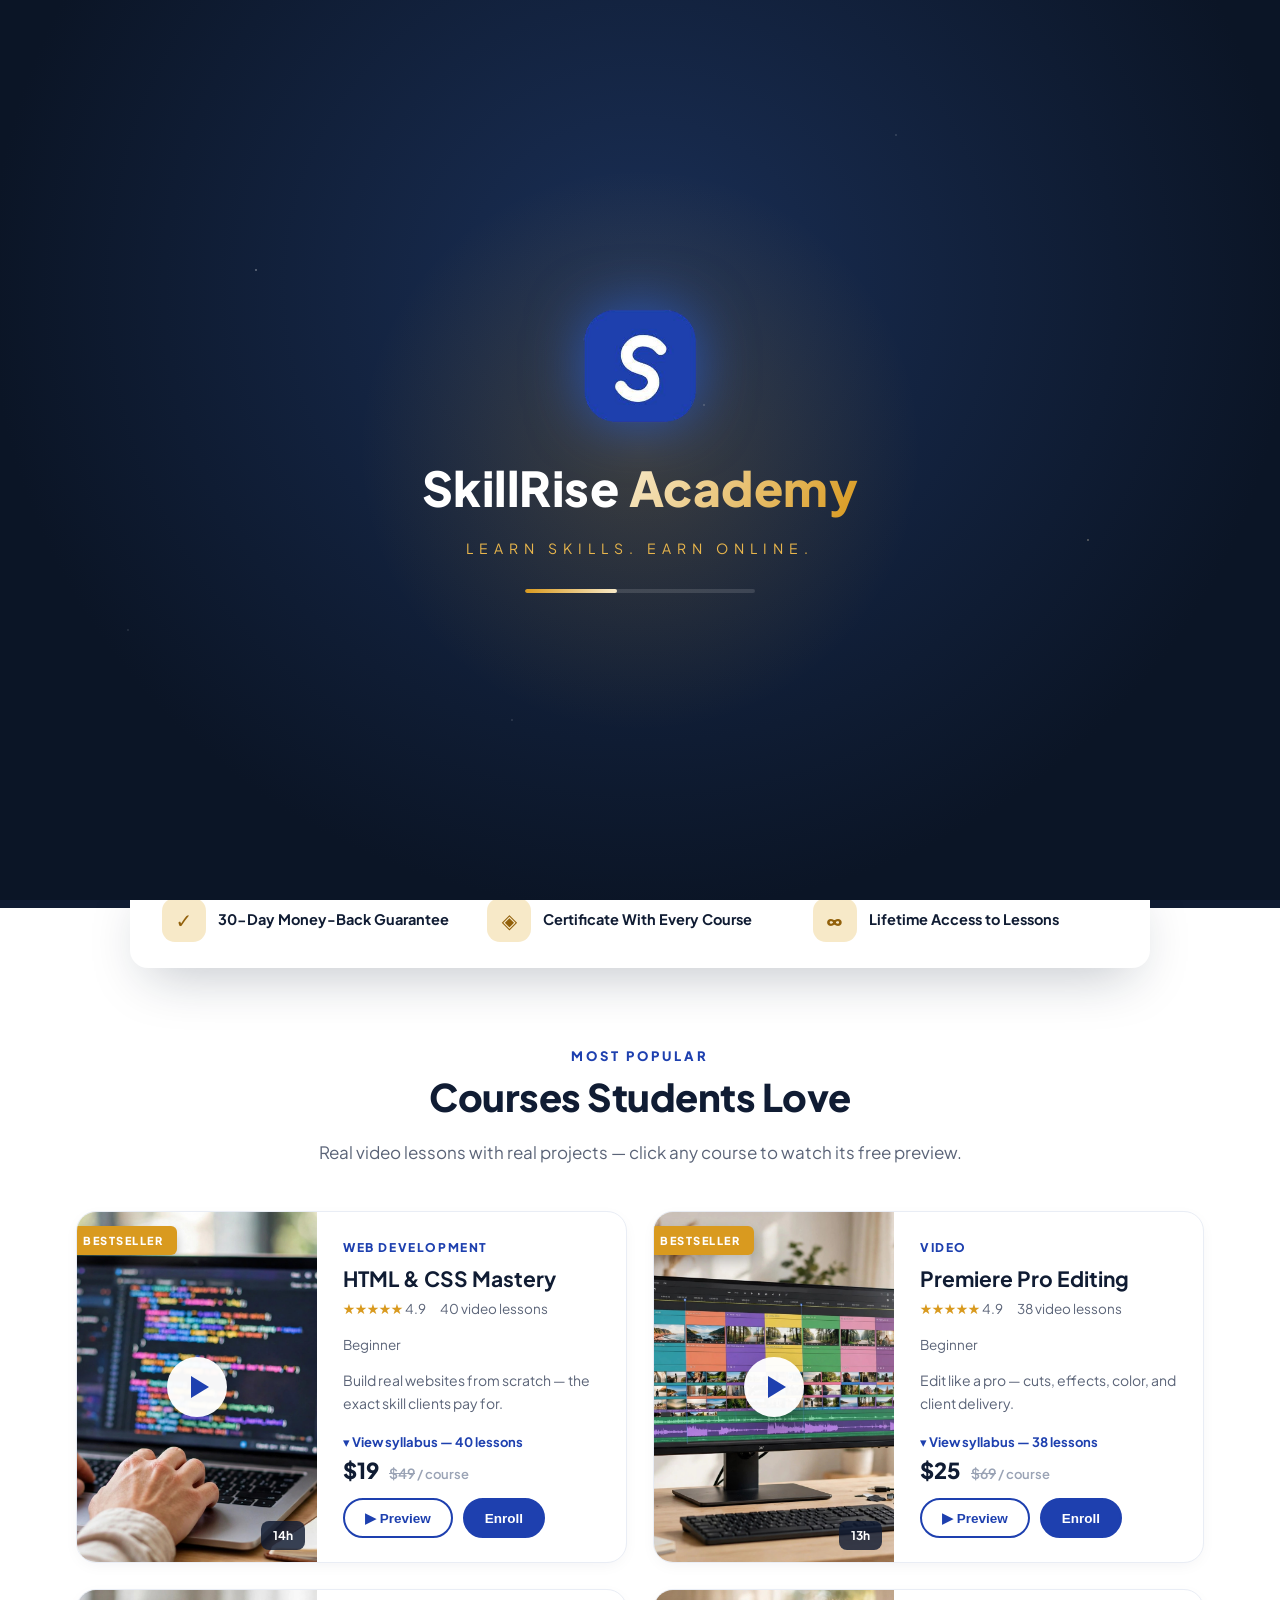
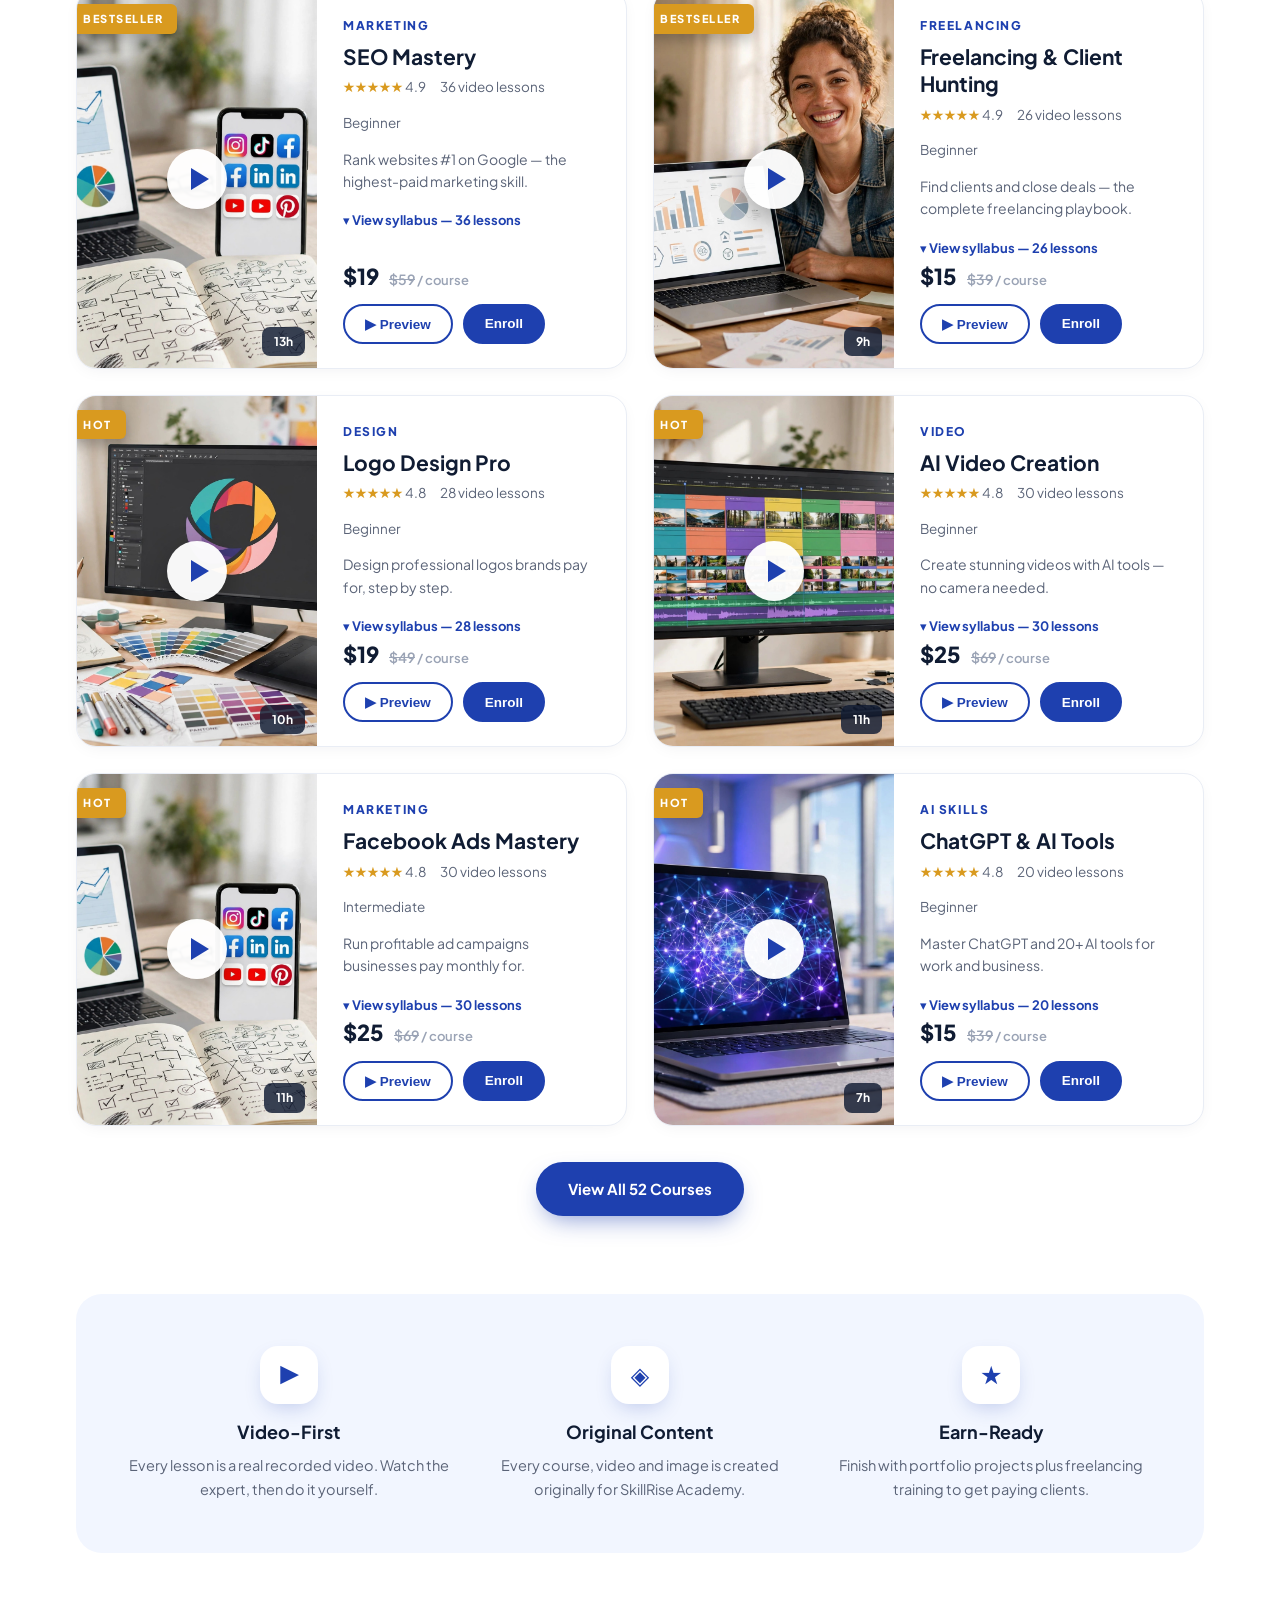
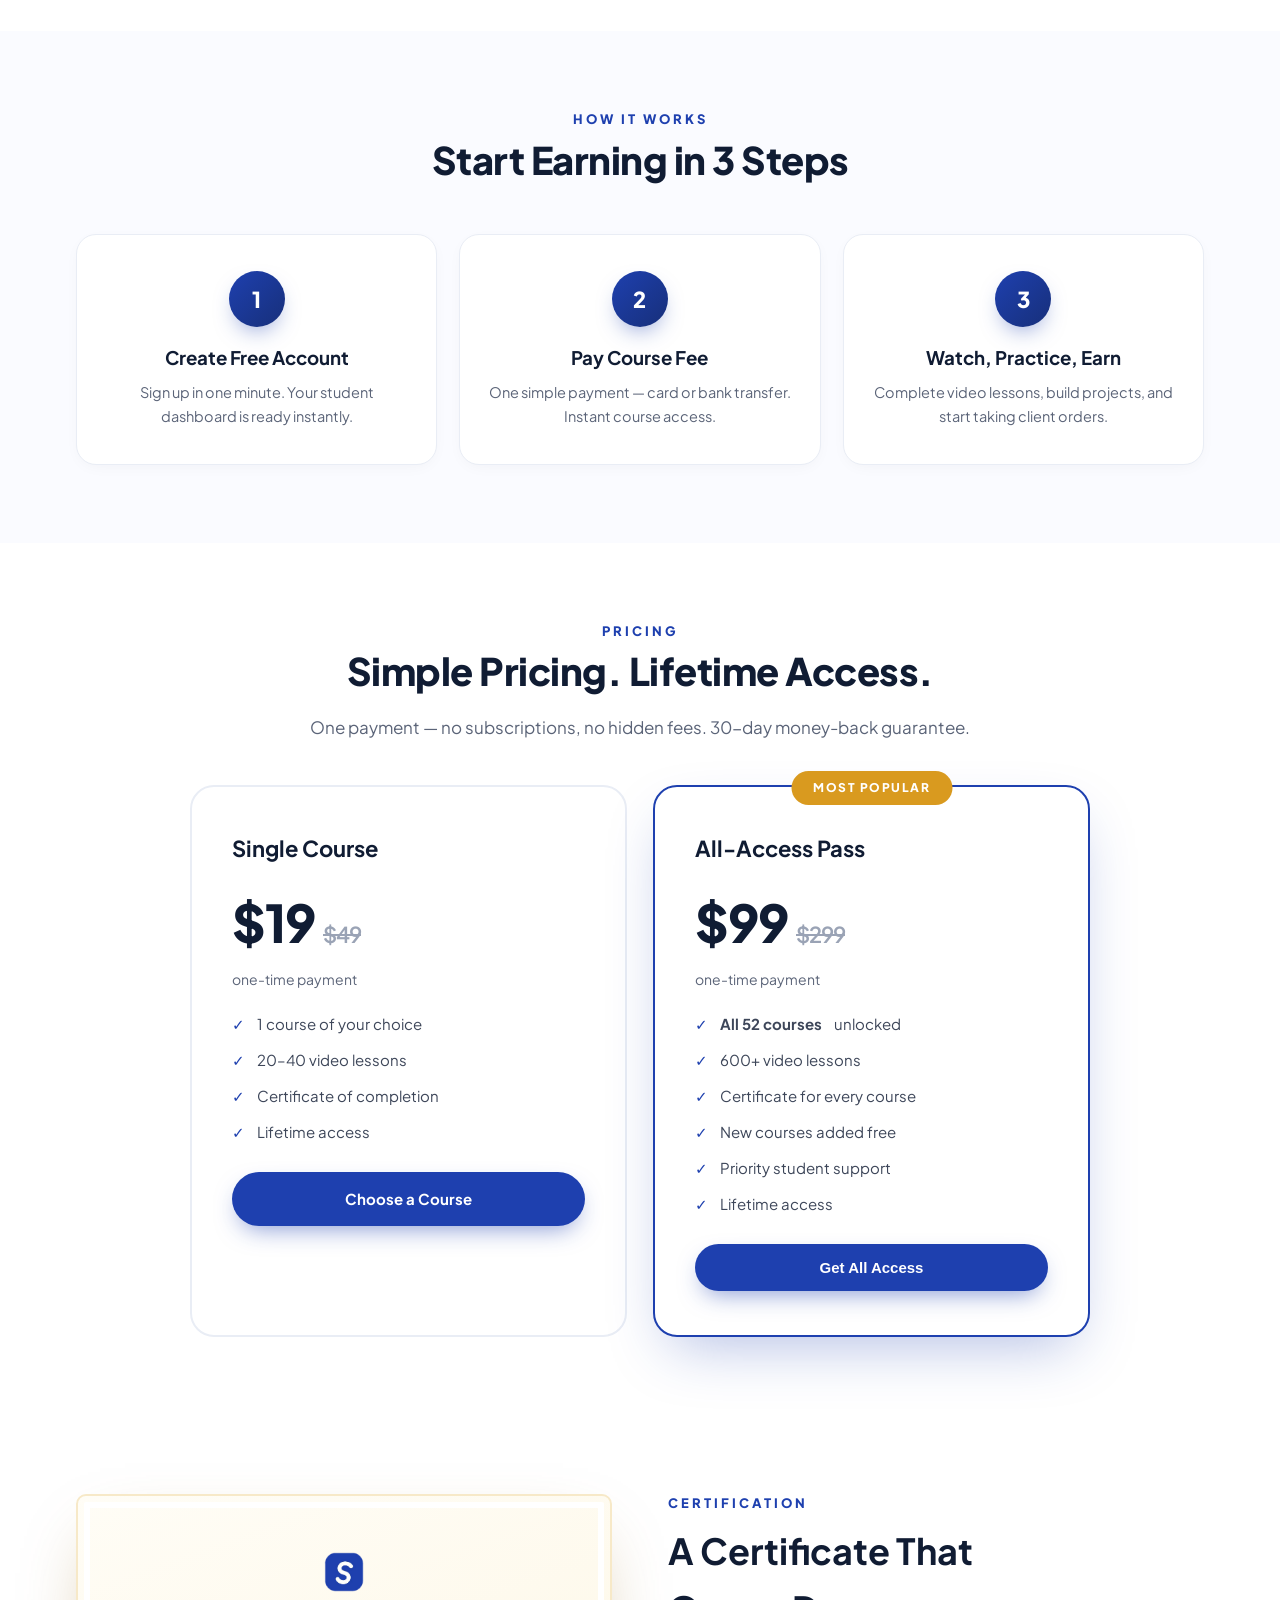
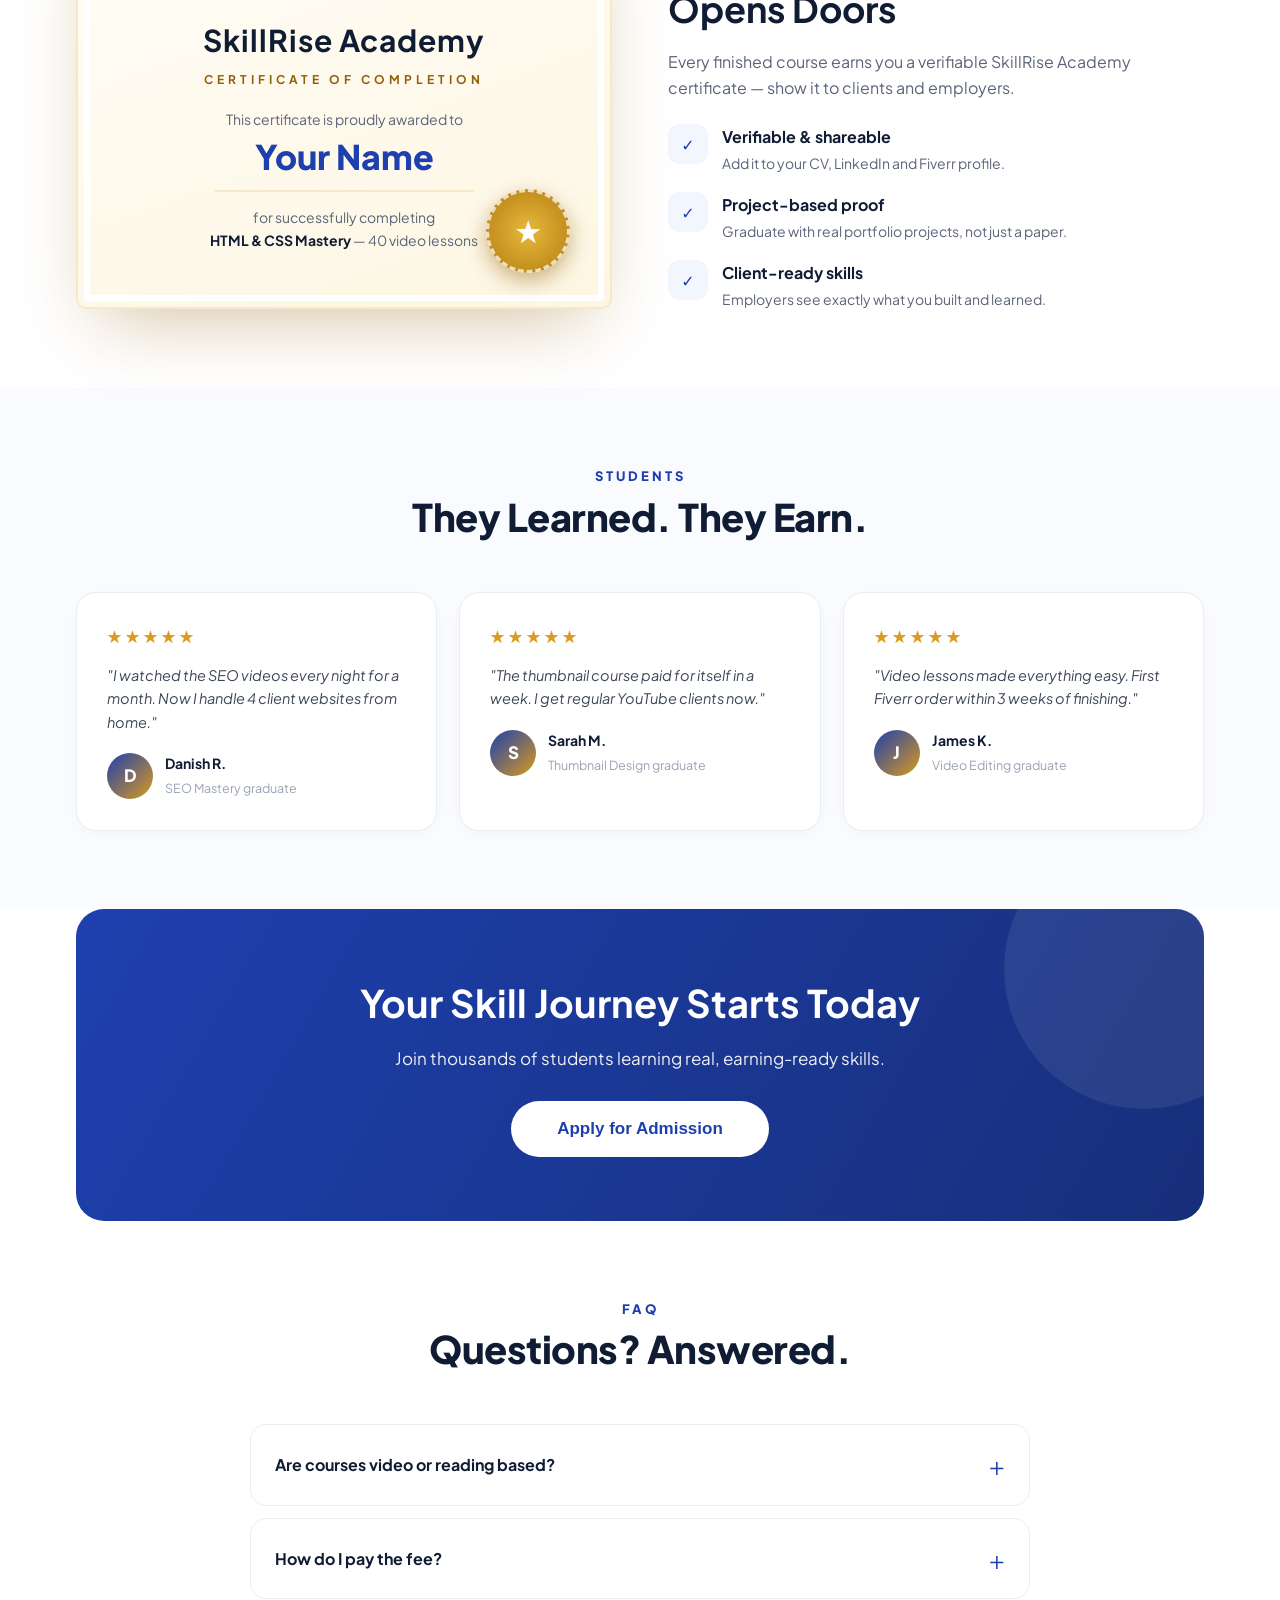
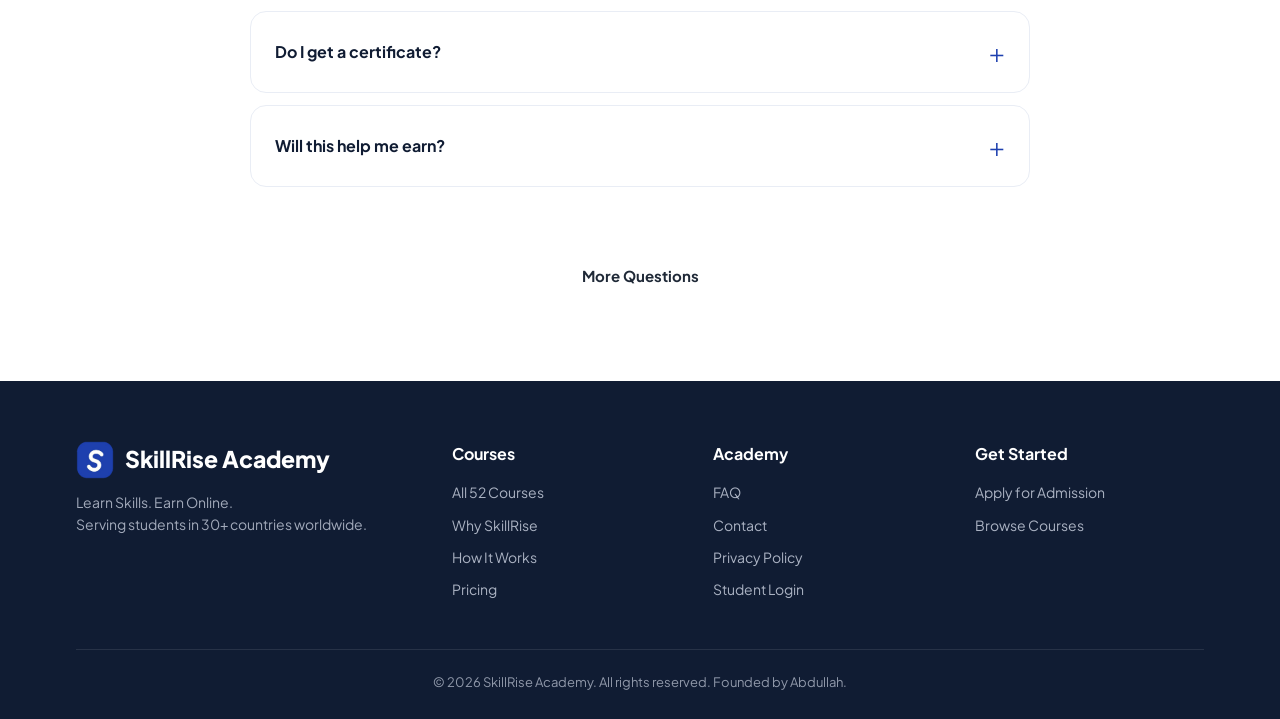
<file: index.html>
<!DOCTYPE html>
<html lang="en">
<head>
<meta charset="UTF-8">
<meta name="viewport" content="width=device-width, initial-scale=1.0">
<title>SkillRise Academy — Learn Skills. Earn Online.</title>
<meta name="description" content="52 practical video courses — web development, design, video editing, marketing, freelancing & AI. Watch, practice, earn.">
<link rel="preconnect" href="https://fonts.googleapis.com">
<link href="https://fonts.googleapis.com/css2?family=Plus+Jakarta+Sans:wght@400;500;600;700;800&display=swap" rel="stylesheet">
<link rel="icon" type="image/png" href="assets/img/favicon-32.png">
<link rel="apple-touch-icon" href="assets/img/apple-touch-icon.png">
<link rel="stylesheet" href="assets/css/style.css">
</head>
<body>
<header class="hero" id="top">
<img class="bg" src="assets/img/hero.jpg" alt="Students learning online">
<div class="wrap" style="width:100%"><div class="hero-in">
<span class="badge"><span class="pulse"></span> Admissions Open — 2026 Batch</span>
<h1>Learn Real Skills.<br><span class="hl">Earn Online.</span></h1>
<p class="sub">52 practical <b>video</b> courses — web development, design, video editing, marketing, freelancing &amp; AI. Watch, practice, and start earning from anywhere.</p>
<div class="hero-cta">
<a class="btn btn-p" href="courses.html">Explore 52 Courses</a>
<button class="btn btn-w" onclick="openVideo('assets/video/web-intro.mp4','SkillRise Academy — Intro')">▶ Watch Intro</button>
</div>
<div class="trust">
<div><b>52</b>Courses</div>
<div><b>600+</b>Video lessons</div>
<div><span class="st">★★★★★</span><b style="font-size:16px">4.9</b>Student rating</div>
</div>
</div></div>
</header>

<div class="stats"><div class="wrap stats-in">
<div><b data-count="52">52</b><span>Career Courses</span></div>
<div><b data-count="600" data-suffix="+">600+</b><span>Video Lessons</span></div>
<div><b data-count="30" data-suffix="+">30+</b><span>Countries Served</span></div>
<div><b data-count="100" data-suffix="%">100%</b><span>Practical Training</span></div>
</div></div>

<div class="wrap"><div class="guarantee">
<div><span class="gk">✓</span> 30-Day Money-Back Guarantee</div>
<div><span class="gk">◈</span> Certificate With Every Course</div>
<div><span class="gk">∞</span> Lifetime Access to Lessons</div>
</div></div>

<section id="courses"><div class="wrap">
<div class="sec-head"><div class="kicker">Most Popular</div><h2>Courses Students Love</h2><p>Real video lessons with real projects — click any course to watch its free preview.</p></div>
<div class="fgrid" id="featGrid"></div>
<div class="center"><a class="btn btn-p" href="courses.html">View All 52 Courses</a></div>
</div></section>

<section id="why" style="padding-top:0"><div class="wrap"><div class="why">
<div><div class="ic">▶</div><h3>Video-First</h3><p>Every lesson is a real recorded video. Watch the expert, then do it yourself.</p></div>
<div><div class="ic">◈</div><h3>Original Content</h3><p>Every course, video and image is created originally for SkillRise Academy.</p></div>
<div><div class="ic">★</div><h3>Earn-Ready</h3><p>Finish with portfolio projects plus freelancing training to get paying clients.</p></div>
</div></div></section>

<section id="how" style="background:#fafbff"><div class="wrap">
<div class="sec-head"><div class="kicker">How It Works</div><h2>Start Earning in 3 Steps</h2></div>
<div class="steps">
<div class="step"><div class="n">1</div><h3>Create Free Account</h3><p>Sign up in one minute. Your student dashboard is ready instantly.</p></div>
<div class="step"><div class="n">2</div><h3>Pay Course Fee</h3><p>One simple payment — card or bank transfer. Instant course access.</p></div>
<div class="step"><div class="n">3</div><h3>Watch, Practice, Earn</h3><p>Complete video lessons, build projects, and start taking client orders.</p></div>
</div>
</div></section>

<section id="pricing"><div class="wrap">
<div class="sec-head"><div class="kicker">Pricing</div><h2>Simple Pricing. Lifetime Access.</h2><p>One payment — no subscriptions, no hidden fees. 30-day money-back guarantee.</p></div>
<div class="plans">
<div class="plan">
<h3>Single Course</h3>
<div class="pprice">$19 <s>$49</s></div>
<div class="pper">one-time payment</div>
<ul>
<li><i>✓</i> 1 course of your choice</li>
<li><i>✓</i> 20–40 video lessons</li>
<li><i>✓</i> Certificate of completion</li>
<li><i>✓</i> Lifetime access</li>
</ul>
<a class="btn btn-p" style="width:100%;text-align:center" href="courses.html">Choose a Course</a>
</div>
<div class="plan hot">
<span class="ptag">MOST POPULAR</span>
<h3>All-Access Pass</h3>
<div class="pprice">$99 <s>$299</s></div>
<div class="pper">one-time payment</div>
<ul>
<li><i>✓</i> <b>All 52 courses</b> unlocked</li>
<li><i>✓</i> 600+ video lessons</li>
<li><i>✓</i> Certificate for every course</li>
<li><i>✓</i> New courses added free</li>
<li><i>✓</i> Priority student support</li>
<li><i>✓</i> Lifetime access</li>
</ul>
<button class="btn btn-p" style="width:100%" onclick="openModal('admitModal')">Get All Access</button>
</div>
</div>
</div></section>

<section><div class="wrap"><div class="certwrap">
<div class="cert">
<div class="clogo" id="certLogo"></div>
<h3>SkillRise Academy</h3>
<div class="csub">CERTIFICATE OF COMPLETION</div>
<p>This certificate is proudly awarded to</p>
<div class="cname">Your Name</div>
<p>for successfully completing<br><b style="color:var(--ink)">HTML &amp; CSS Mastery</b> — 40 video lessons</p>
<div class="seal">★</div>
</div>
<div>
<div class="kicker">Certification</div>
<h2 style="font-size:36px;color:var(--ink);margin:8px 0 12px">A Certificate That<br>Opens Doors</h2>
<p style="color:var(--mut);font-size:16px">Every finished course earns you a verifiable SkillRise Academy certificate — show it to clients and employers.</p>
<div class="certlist">
<div><span class="ck">✓</span><div><b>Verifiable &amp; shareable</b><p>Add it to your CV, LinkedIn and Fiverr profile.</p></div></div>
<div><span class="ck">✓</span><div><b>Project-based proof</b><p>Graduate with real portfolio projects, not just a paper.</p></div></div>
<div><span class="ck">✓</span><div><b>Client-ready skills</b><p>Employers see exactly what you built and learned.</p></div></div>
</div>
</div>
</div></div></section>

<section style="background:#fafbff"><div class="wrap">
<div class="sec-head"><div class="kicker">Students</div><h2>They Learned. They Earn.</h2></div>
<div class="tests">
<div class="test"><div class="stars">★★★★★</div><p>"I watched the SEO videos every night for a month. Now I handle 4 client websites from home."</p><div class="who"><div class="ava">D</div><div><b>Danish R.</b><span>SEO Mastery graduate</span></div></div></div>
<div class="test"><div class="stars">★★★★★</div><p>"The thumbnail course paid for itself in a week. I get regular YouTube clients now."</p><div class="who"><div class="ava">S</div><div><b>Sarah M.</b><span>Thumbnail Design graduate</span></div></div></div>
<div class="test"><div class="stars">★★★★★</div><p>"Video lessons made everything easy. First Fiverr order within 3 weeks of finishing."</p><div class="who"><div class="ava">J</div><div><b>James K.</b><span>Video Editing graduate</span></div></div></div>
</div>
</div></section>

<section style="padding-top:0"><div class="wrap"><div class="cta">
<h2>Your Skill Journey Starts Today</h2>
<p>Join thousands of students learning real, earning-ready skills.</p>
<button class="btn btn-w" style="font-size:17px;padding:16px 44px" onclick="openModal('admitModal')">Apply for Admission</button>
</div></div></section>

<section id="faq" style="padding-top:0"><div class="wrap">
<div class="sec-head"><div class="kicker">FAQ</div><h2>Questions? Answered.</h2></div>
<div class="faq">
<div class="faq-item"><div class="faq-q">Are courses video or reading based?</div><div class="faq-a"><div>100% video. Every course is taught through recorded video lessons you watch and follow along.</div></div></div>
<div class="faq-item"><div class="faq-q">How do I pay the fee?</div><div class="faq-a"><div>One simple payment by card or bank transfer. You get instant course access after payment.</div></div></div>
<div class="faq-item"><div class="faq-q">Do I get a certificate?</div><div class="faq-a"><div>Yes — a SkillRise Academy certificate for every finished course, plus portfolio projects for clients.</div></div></div>
<div class="faq-item"><div class="faq-q">Will this help me earn?</div><div class="faq-a"><div>Every course ends with client-ready projects plus freelancing training to find paying work.</div></div></div>
</div>
<div class="center"><a class="btn btn-o" href="faq.html" style="margin-top:26px">More Questions</a></div>
</div></section>

<script src="assets/js/data.js"></script>
<script src="assets/js/site.js"></script>
<script>
function pageInit(){
  document.getElementById('certLogo').innerHTML = LOGO_SVG;
  const feat = [1,17,24,32,12,19,26,39].map(id=>COURSES.find(c=>c.id===id));
  document.getElementById('featGrid').innerHTML = feat.map(courseCard).join('');
  bindFAQ(); initReveal();
}
</script>
</body>
</html>
</file>
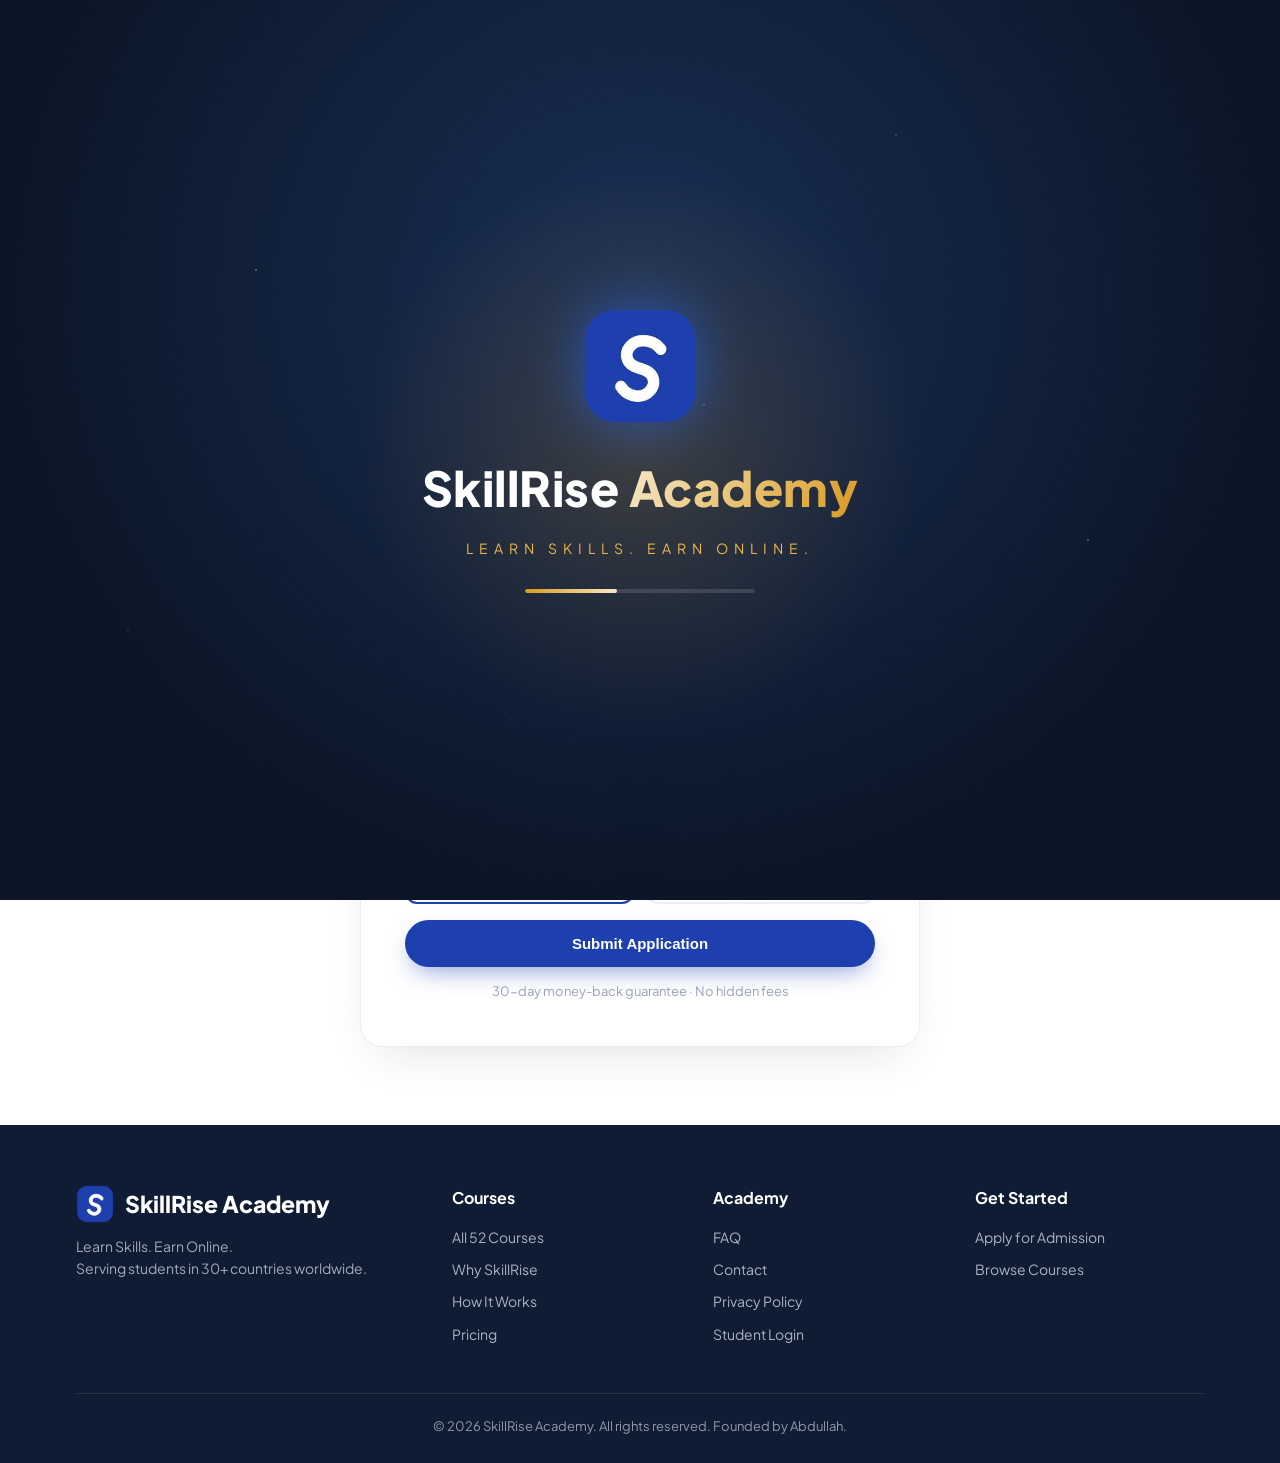
<file: admission.html>
<!DOCTYPE html>
<html lang="en">
<head>
<meta charset="UTF-8">
<meta name="viewport" content="width=device-width, initial-scale=1.0">
<title>Apply for Admission — SkillRise Academy</title>
<link rel="preconnect" href="https://fonts.googleapis.com">
<link href="https://fonts.googleapis.com/css2?family=Plus+Jakarta+Sans:wght@400;500;600;700;800&display=swap" rel="stylesheet">
<link rel="icon" type="image/png" href="assets/img/favicon-32.png">
<link rel="apple-touch-icon" href="assets/img/apple-touch-icon.png">
<link rel="stylesheet" href="assets/css/style.css">
</head>
<body>
<div class="page-hero"><div class="wrap">
<h1>Apply for Admission</h1>
<p>Fill in the form — we confirm your seat and send payment instructions within 24 hours.</p>
</div></div>
<section><div class="wrap">
<div class="form-card" id="adPage">
<h2>Admission Form</h2>
<p style="color:#5b6478;font-size:14px;margin:6px 0 22px">2026 batch · limited seats per course</p>
<div class="field"><label>Full Name *</label><input id="pName" placeholder="Your full name"></div>
<div class="field"><label>Email *</label><input id="pEmail" type="email" placeholder="you@example.com"></div>
<div class="field"><label>Choose Plan / Course *</label><select id="pCourse"></select></div>
<div class="field"><label>Payment Method *</label>
<div class="pay-methods">
<div class="paym on" data-v="Card">💳 Card</div>
<div class="paym" data-v="Bank transfer">🏦 Bank transfer</div>
</div></div>
<button class="btn btn-p" style="width:100%" onclick="submitPage()">Submit Application</button>
<p style="font-size:13px;color:#9aa3b5;margin-top:14px;text-align:center">30-day money-back guarantee · No hidden fees</p>
</div>
<div class="form-card okmsg" id="adPageOk" style="display:none">
<div class="big-ok">✓</div><h2>Application Received!</h2>
<p style="color:#5b6478" id="adPageMsg"></p>
<div style="background:var(--soft);border-radius:14px;padding:20px;margin-top:18px;text-align:left;font-size:14px;color:#3d4659" id="payInfo"></div>
<a class="btn btn-p" style="margin-top:20px" href="courses.html">Browse Courses</a>
</div>
</div></section>
<script src="assets/js/data.js"></script>
<script src="assets/js/site.js"></script>
<script>
let payMethod='Card';
function pageInit(){
  const sel=document.getElementById('pCourse');
  const pre=new URLSearchParams(location.search).get('course');
  const o0=document.createElement('option');o0.textContent='All-Access Pass — all 52 courses ($99)';sel.appendChild(o0);
  COURSES.forEach(c=>{const o=document.createElement('option');o.textContent=`${c.name} — $${c.price}`;sel.appendChild(o);});
  if(pre){[...sel.options].forEach(o=>{if(o.text.indexOf(pre)===0)sel.value=o.text;});}
  document.querySelectorAll('.paym').forEach(m=>m.onclick=()=>{document.querySelectorAll('.paym').forEach(x=>x.classList.remove('on'));m.classList.add('on');payMethod=m.dataset.v;});
}
function submitPage(){
  const n=document.getElementById('pName').value.trim(),e=document.getElementById('pEmail').value.trim();
  if(!n||!e||e.indexOf('@')<0){alert('Please fill your name and a valid email.');return;}
  const course=document.getElementById('pCourse').value;
  document.getElementById('adPageMsg').textContent=`Thanks ${n}! Your seat for "${course}" is reserved.`;
  document.getElementById('payInfo').innerHTML=`<b>Next step — payment (${payMethod}):</b><br>We have sent payment instructions to <b>${e}</b>. Once paid, your course access is activated instantly and your login details are emailed to you.`;
  document.getElementById('adPage').style.display='none';
  document.getElementById('adPageOk').style.display='block';
  window.scrollTo({top:0,behavior:'smooth'});
}
</script>
</body>
</html>
</file>
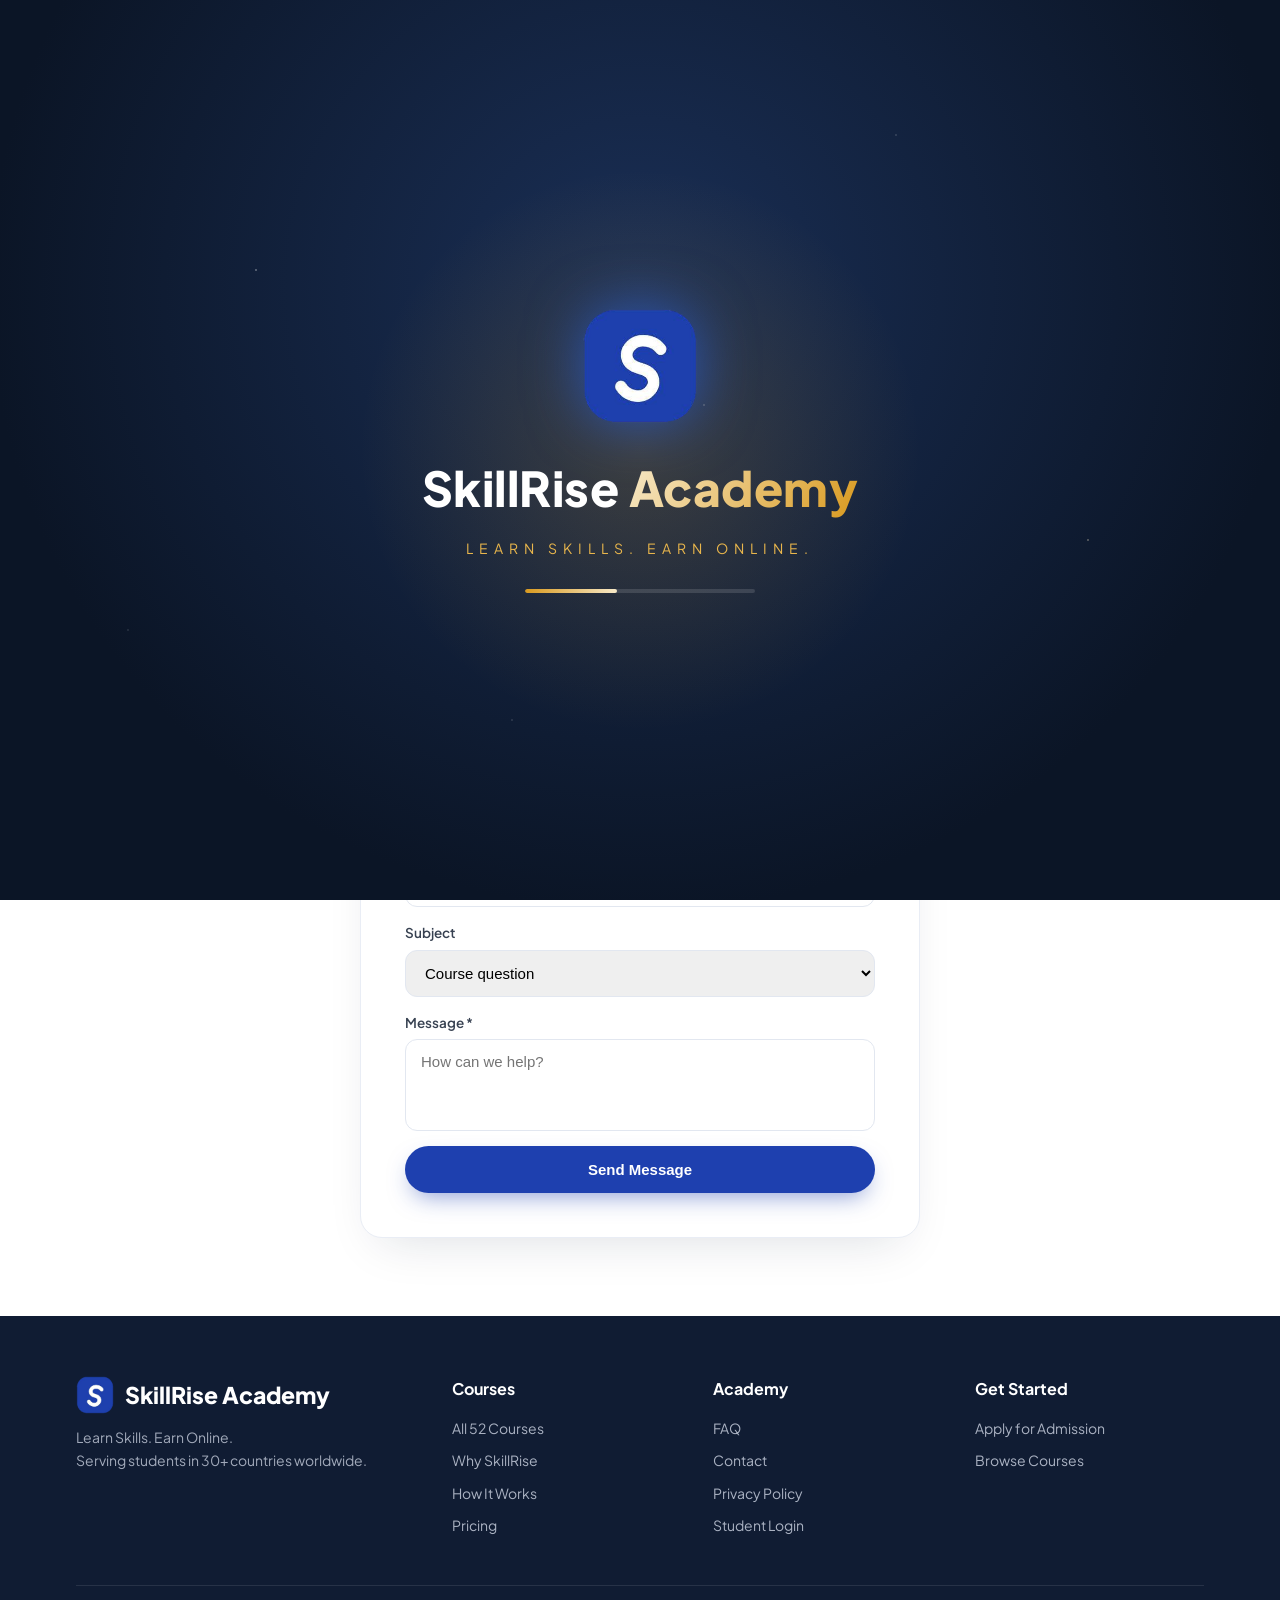
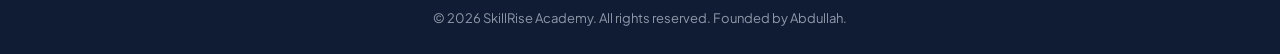
<file: contact.html>
<!DOCTYPE html>
<html lang="en">
<head>
<meta charset="UTF-8">
<meta name="viewport" content="width=device-width, initial-scale=1.0">
<title>Contact — SkillRise Academy</title>
<link rel="preconnect" href="https://fonts.googleapis.com">
<link href="https://fonts.googleapis.com/css2?family=Plus+Jakarta+Sans:wght@400;500;600;700;800&display=swap" rel="stylesheet">
<link rel="icon" type="image/png" href="assets/img/favicon-32.png">
<link rel="apple-touch-icon" href="assets/img/apple-touch-icon.png">
<link rel="stylesheet" href="assets/css/style.css">
</head>
<body>
<div class="page-hero"><div class="wrap">
<h1>Contact Us</h1>
<p>Questions about courses, payments or admissions — we reply within 24 hours.</p>
</div></div>
<section><div class="wrap">
<div class="info-cards">
<div class="info-card"><div class="ic">✉️</div><b>Email Support</b><p>Student support, 7 days a week</p></div>
<div class="info-card"><div class="ic">🎓</div><b>Admissions</b><p>Course guidance &amp; enrollment help</p></div>
<div class="info-card"><div class="ic">🌍</div><b>Worldwide</b><p>Serving students in 30+ countries</p></div>
</div>
<div class="form-card" id="cForm">
<h2>Send a Message</h2>
<p style="color:#5b6478;font-size:14px;margin:6px 0 22px">We usually reply within 24 hours.</p>
<div class="field"><label>Your Name *</label><input id="cName" placeholder="Your name"></div>
<div class="field"><label>Email *</label><input id="cEmail" type="email" placeholder="you@example.com"></div>
<div class="field"><label>Subject</label><select id="cSub"><option>Course question</option><option>Payment question</option><option>Admission help</option><option>Technical issue</option><option>Other</option></select></div>
<div class="field"><label>Message *</label><input id="cMsg" placeholder="How can we help?" style="padding-bottom:60px"></div>
<button class="btn btn-p" style="width:100%" onclick="sendMsg()">Send Message</button>
</div>
<div class="form-card okmsg" id="cOk" style="display:none">
<div class="big-ok">✓</div><h2>Message Sent!</h2>
<p style="color:#5b6478">Thanks for reaching out — our team will reply within 24 hours.</p>
<a class="btn btn-p" style="margin-top:16px" href="index.html">Back to Home</a>
</div>
</div></section>
<script src="assets/js/data.js"></script>
<script src="assets/js/site.js"></script>
<script>
function sendMsg(){
  const n=document.getElementById('cName').value.trim(),e=document.getElementById('cEmail').value.trim(),m=document.getElementById('cMsg').value.trim();
  if(!n||!e||e.indexOf('@')<0||!m){alert('Please fill your name, a valid email and your message.');return;}
  document.getElementById('cForm').style.display='none';
  document.getElementById('cOk').style.display='block';
  window.scrollTo({top:0,behavior:'smooth'});
}
function pageInit(){}
</script>
</body>
</html>
</file>
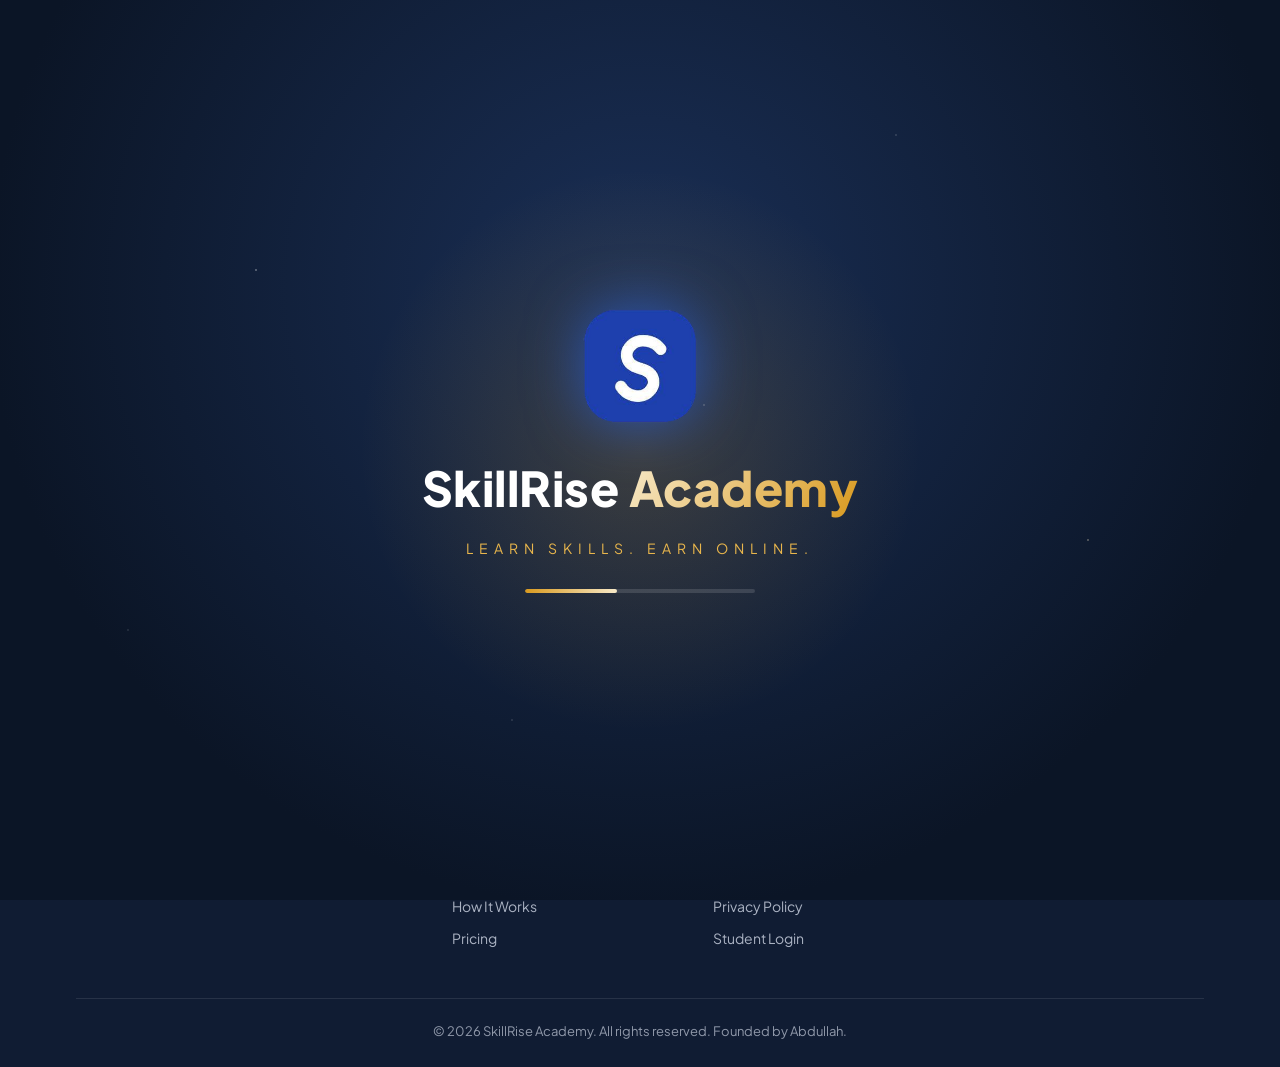
<file: course.html>
<!DOCTYPE html>
<html lang="en">
<head>
<meta charset="UTF-8">
<meta name="viewport" content="width=device-width, initial-scale=1.0">
<title>Course — SkillRise Academy</title>
<link rel="preconnect" href="https://fonts.googleapis.com">
<link href="https://fonts.googleapis.com/css2?family=Plus+Jakarta+Sans:wght@400;500;600;700;800&display=swap" rel="stylesheet">
<link rel="icon" type="image/png" href="assets/img/favicon-32.png">
<link rel="apple-touch-icon" href="assets/img/apple-touch-icon.png">
<link rel="stylesheet" href="assets/css/style.css">
</head>
<body>
<section style="padding:46px 0 70px"><div class="wrap" id="detail"></div></section>
<section style="background:#fafbff;padding-top:56px"><div class="wrap">
<div class="sec-head"><div class="kicker">Keep Learning</div><h2>Related Courses</h2></div>
<div class="fgrid" id="related" style="grid-template-columns:repeat(2,1fr)"></div>
</div></section>
<script src="assets/js/data.js"></script>
<script src="assets/js/site.js"></script>
<script>
function pageInit(){
  const c = courseById(new URLSearchParams(location.search).get('id'));
  const box = document.getElementById('detail');
  if(!c){ box.innerHTML = `<div class="form-card" style="text-align:center"><h2>Course not found</h2><p style="color:#5b6478;margin:10px 0 20px">This course doesn't exist.</p><a class="btn btn-p" href="courses.html">Browse all courses</a></div>`; return; }
  document.title = c.name + ' — SkillRise Academy';
  const lv = (typeof LESSON_VIDEOS!=='undefined' && LESSON_VIDEOS[c.id]) || {};
  const syl = syllabus(c).map((l,n)=>{
    const v = lv[n+1];
    const tag = v
      ? `<span class="lp" style="cursor:pointer;color:var(--p);font-weight:800" onclick="openVideo('${v}','${c.name} — Lesson ${n+1}')">▶ Play lesson</span>`
      : `<span class="lp">▶ ${l.d}</span>`;
    return `<li><b>Lesson ${n+1}</b> ${l.t}${tag}</li>`;
  }).join('');
  box.innerHTML = `
  <div class="crumb"><a href="index.html">Home</a> / <a href="courses.html">Courses</a> / ${c.name}</div>
  <div class="detail-grid">
    <div class="detail-main">
      <div style="position:relative;cursor:pointer" onclick="openVideo('${c.video}','${c.name} — Free Preview')">
        <img class="cover" src="${c.img}" alt="${c.name}">
        <div class="fplay"><span></span></div>
      </div>
      <div style="margin-top:22px"><span class="fcat" style="font-size:12px;font-weight:800;letter-spacing:1.6px;text-transform:uppercase;color:var(--p)">${c.cat}</span>
      <h1 style="font-size:38px;margin:8px 0">${c.name}</h1>
      <div class="fmeta" style="font-size:14.5px;color:#5b6478;display:flex;gap:16px;flex-wrap:wrap;margin:10px 0 14px"><span><span class="st" style="color:var(--gold)">★★★★★</span> ${c.rating} rating</span><span>${c.lessons} video lessons</span><span>${c.hours} hours</span><span>${c.level}</span></div>
      <p style="font-size:16.5px;color:#3d4659">${c.desc}</p></div>
      <h2 style="font-size:24px;color:var(--ink);margin:30px 0 6px">What you'll learn</h2>
      <ul class="syl-list">${syl}</ul>
      <div class="center" style="margin-top:28px"><button class="btn btn-o" onclick="openVideo('${c.video}','${c.name} — Free Preview')">▶ Watch Free Preview</button></div>
    </div>
    <div class="price-card">
      ${c.badge?`<span class="ribbon" style="position:static;display:inline-block;margin-bottom:14px">${c.badge}</span>`:''}
      <div class="pprice">$${c.price} <s>$${c.old}</s></div>
      <p style="color:#5b6478;font-size:14px;margin:6px 0 18px">One-time payment · lifetime access</p>
      <button class="btn btn-p" style="width:100%;margin-bottom:10px" onclick="enroll('${c.name}')">Enroll Now</button>
      <button class="btn btn-o" style="width:100%" onclick="openModal('admitModal')">Apply for Admission</button>
      <ul class="inclist">
        <li><i>✓</i> ${c.lessons} video lessons (${c.hours}h)</li>
        <li><i>✓</i> Certificate of completion</li>
        <li><i>✓</i> 30-day money-back guarantee</li>
        <li><i>✓</i> Lifetime access + updates</li>
      </ul>
    </div>
  </div>`;
  document.getElementById('related').innerHTML = COURSES.filter(x=>x.cat===c.cat&&x.id!==c.id).slice(0,4).map(courseCard).join('');
  initReveal();
}
</script>
</body>
</html>
</file>
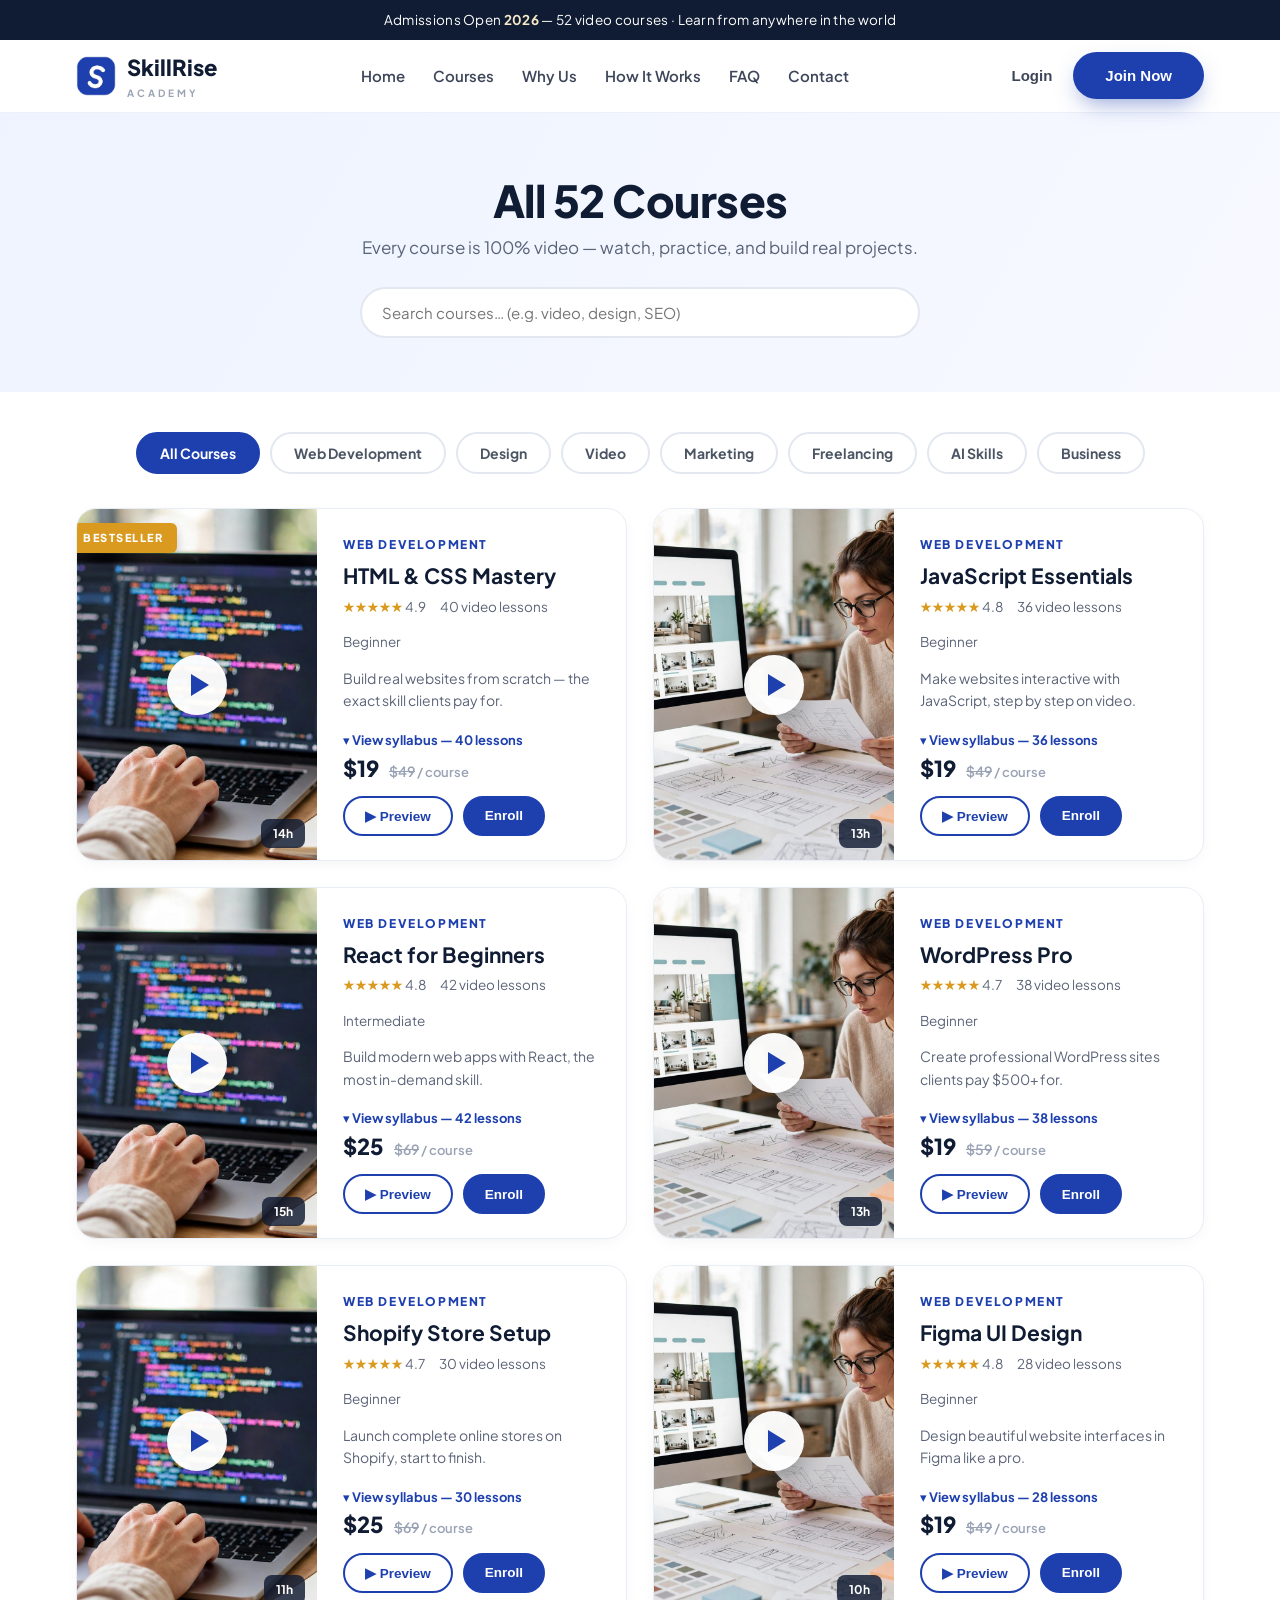
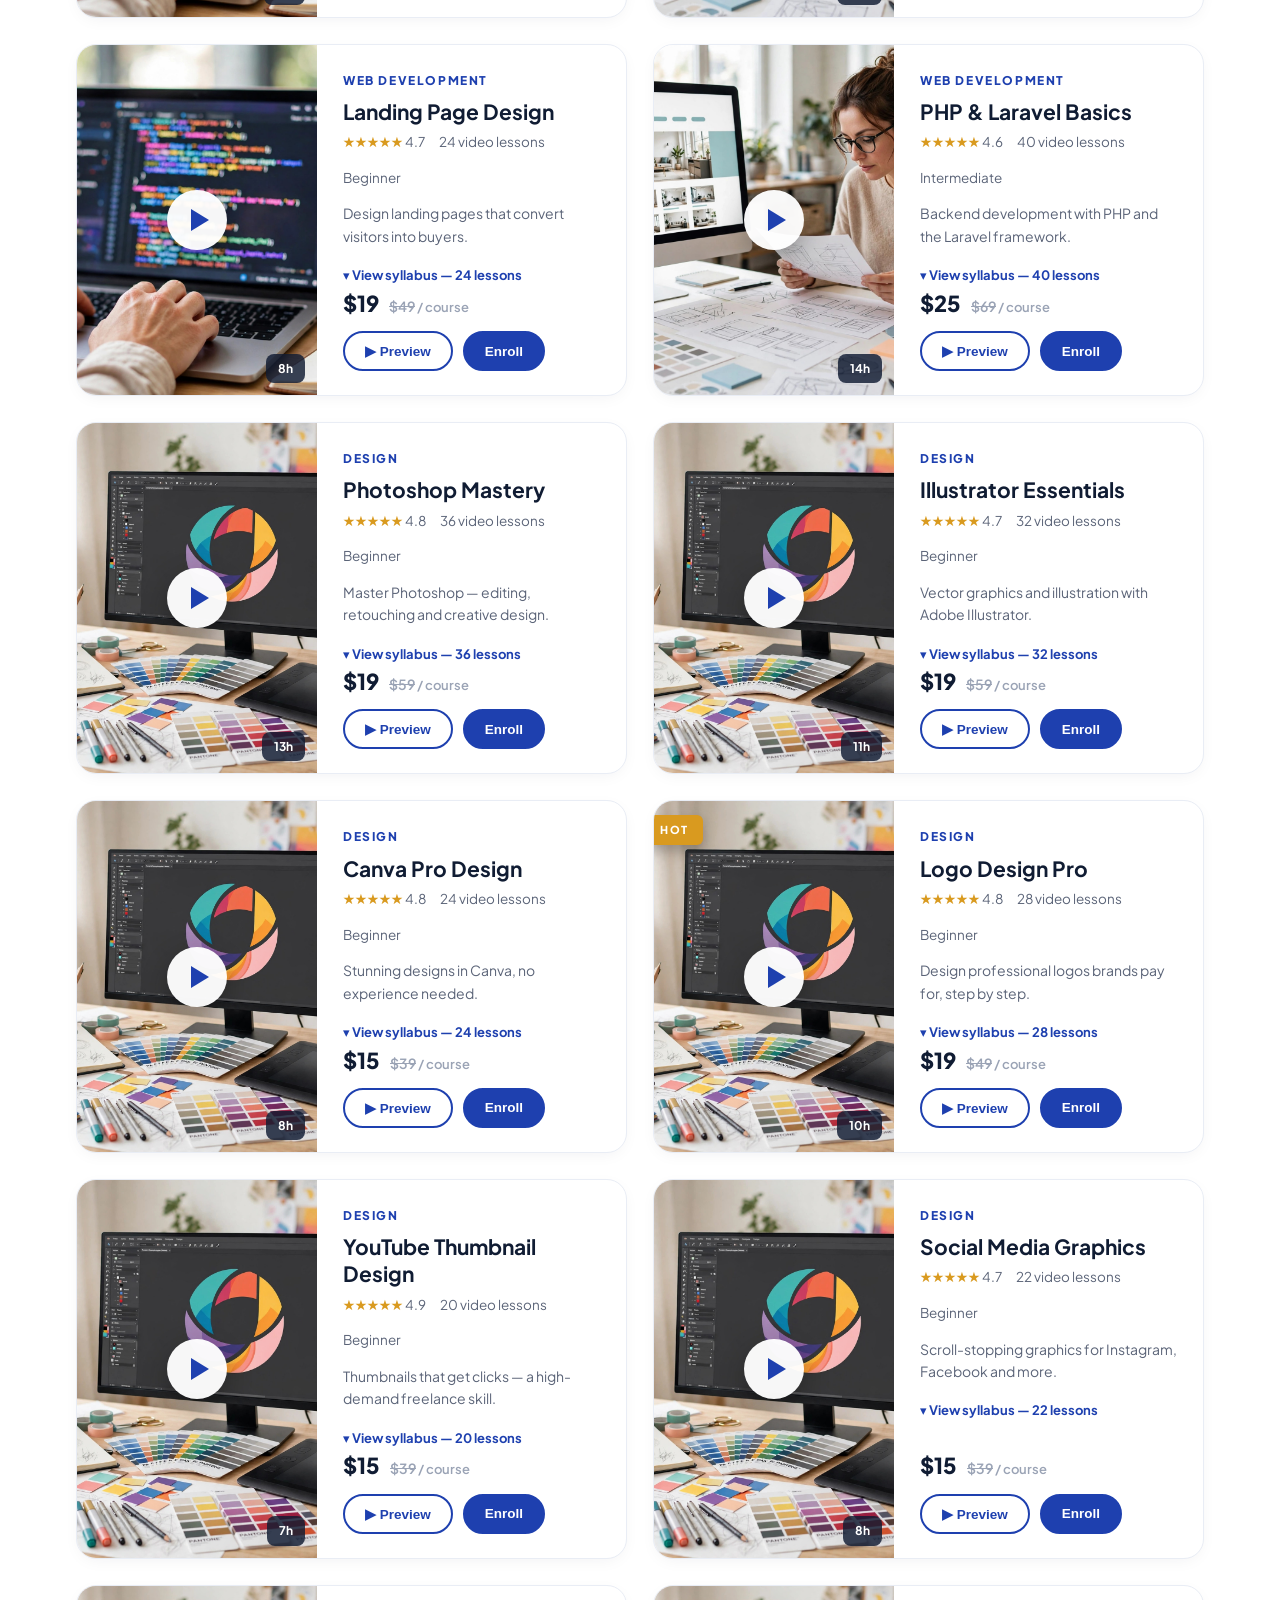
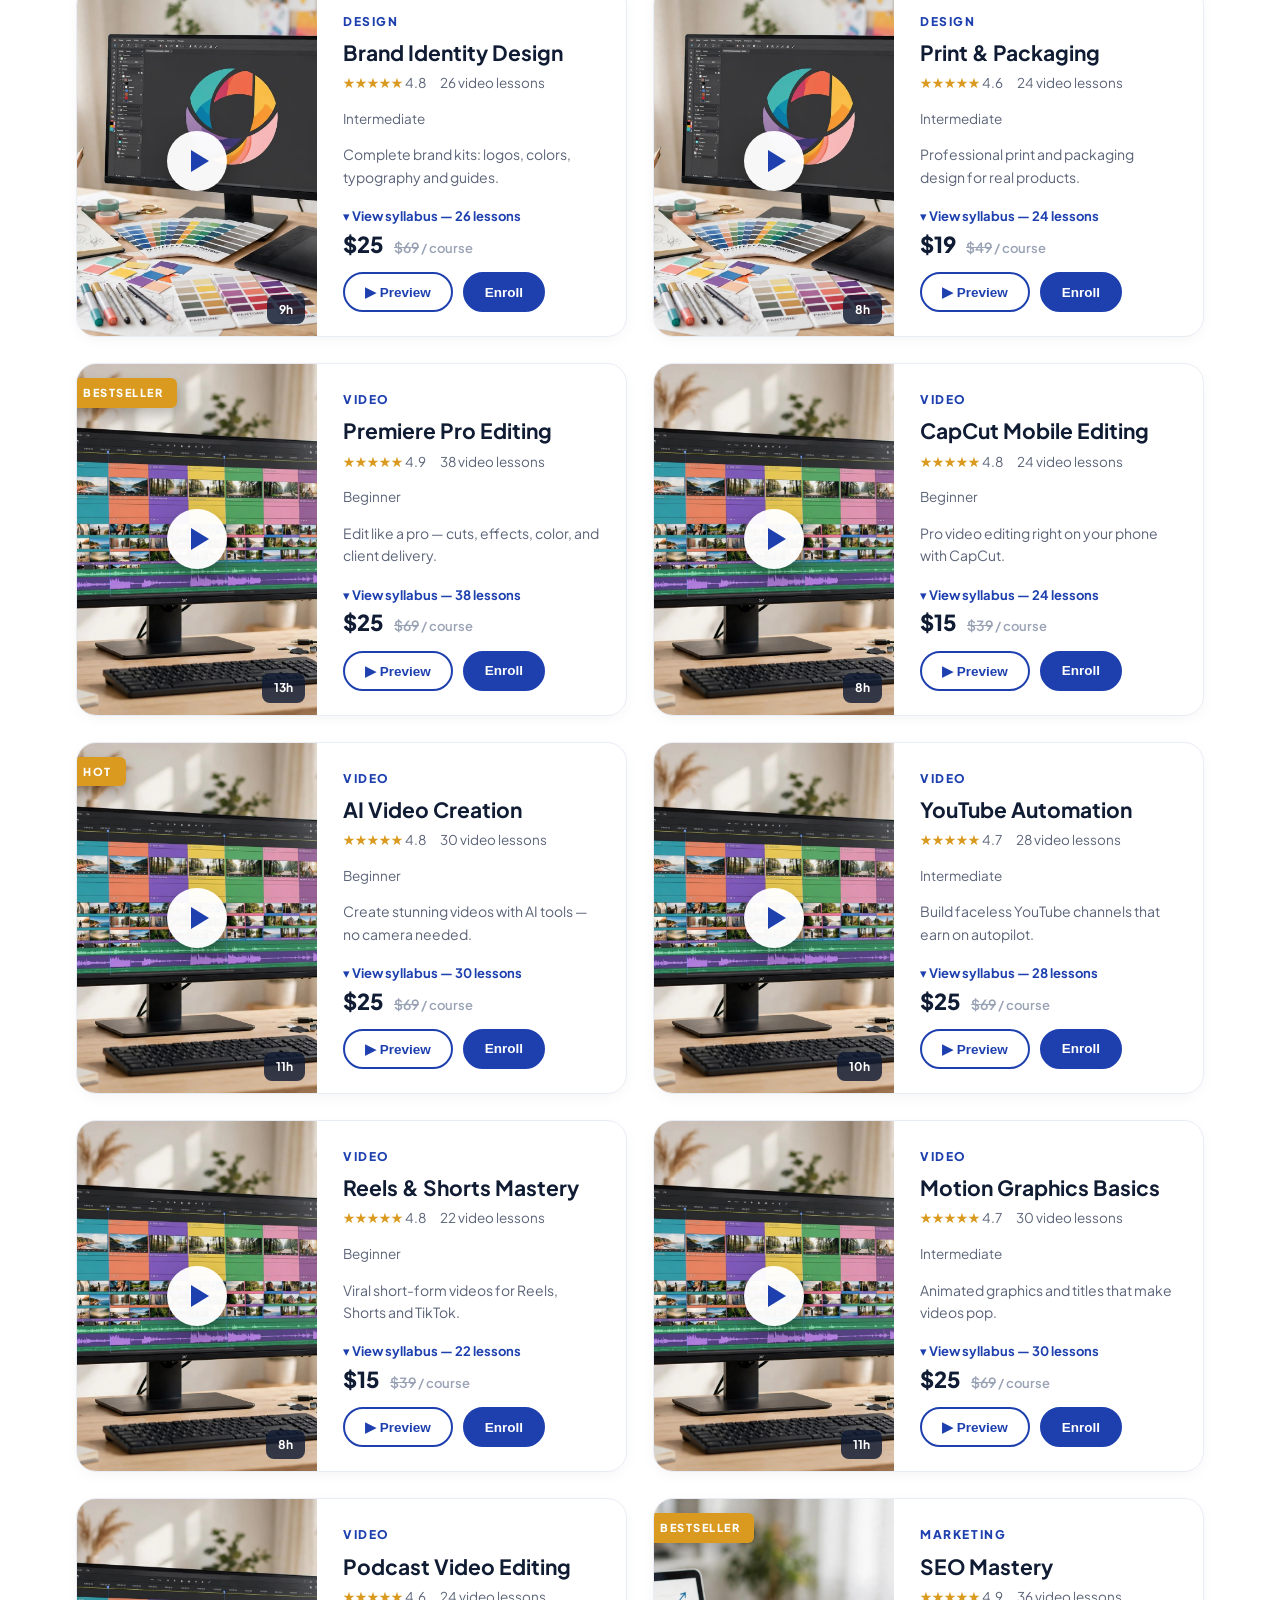
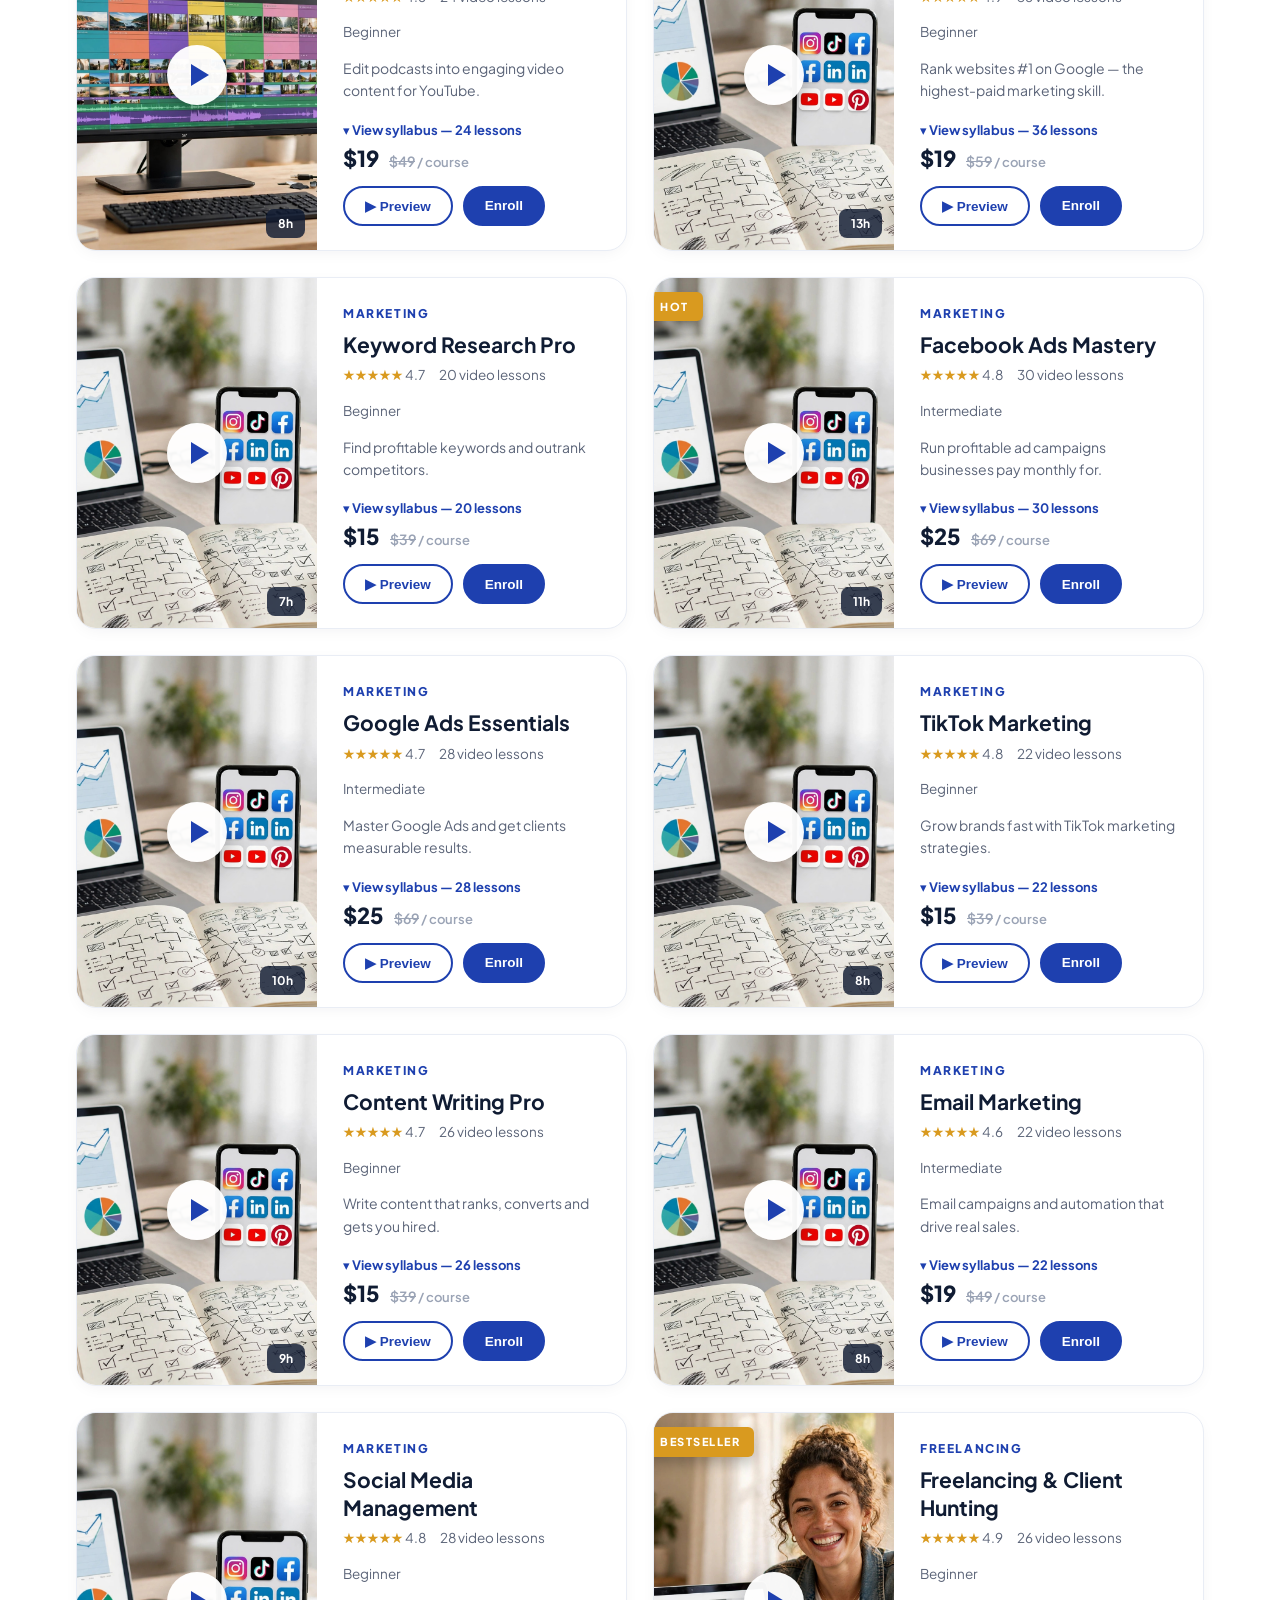
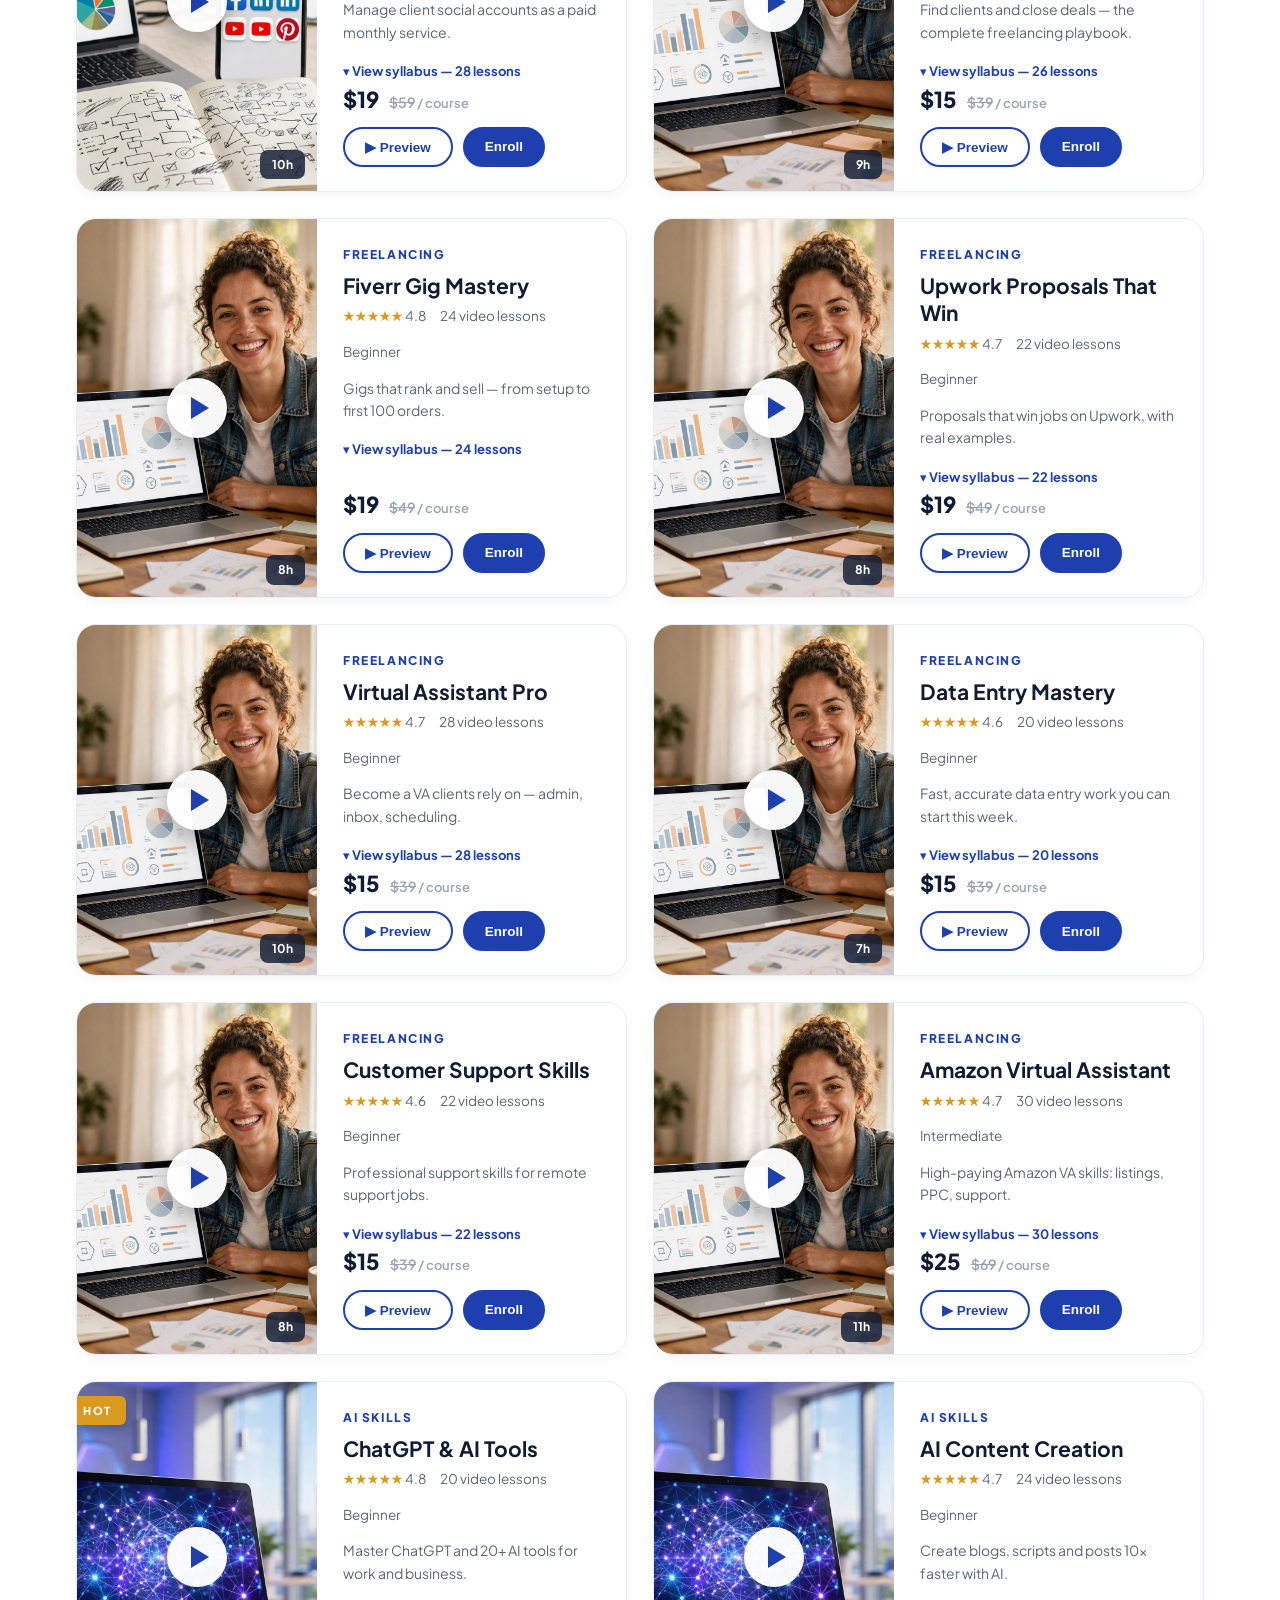
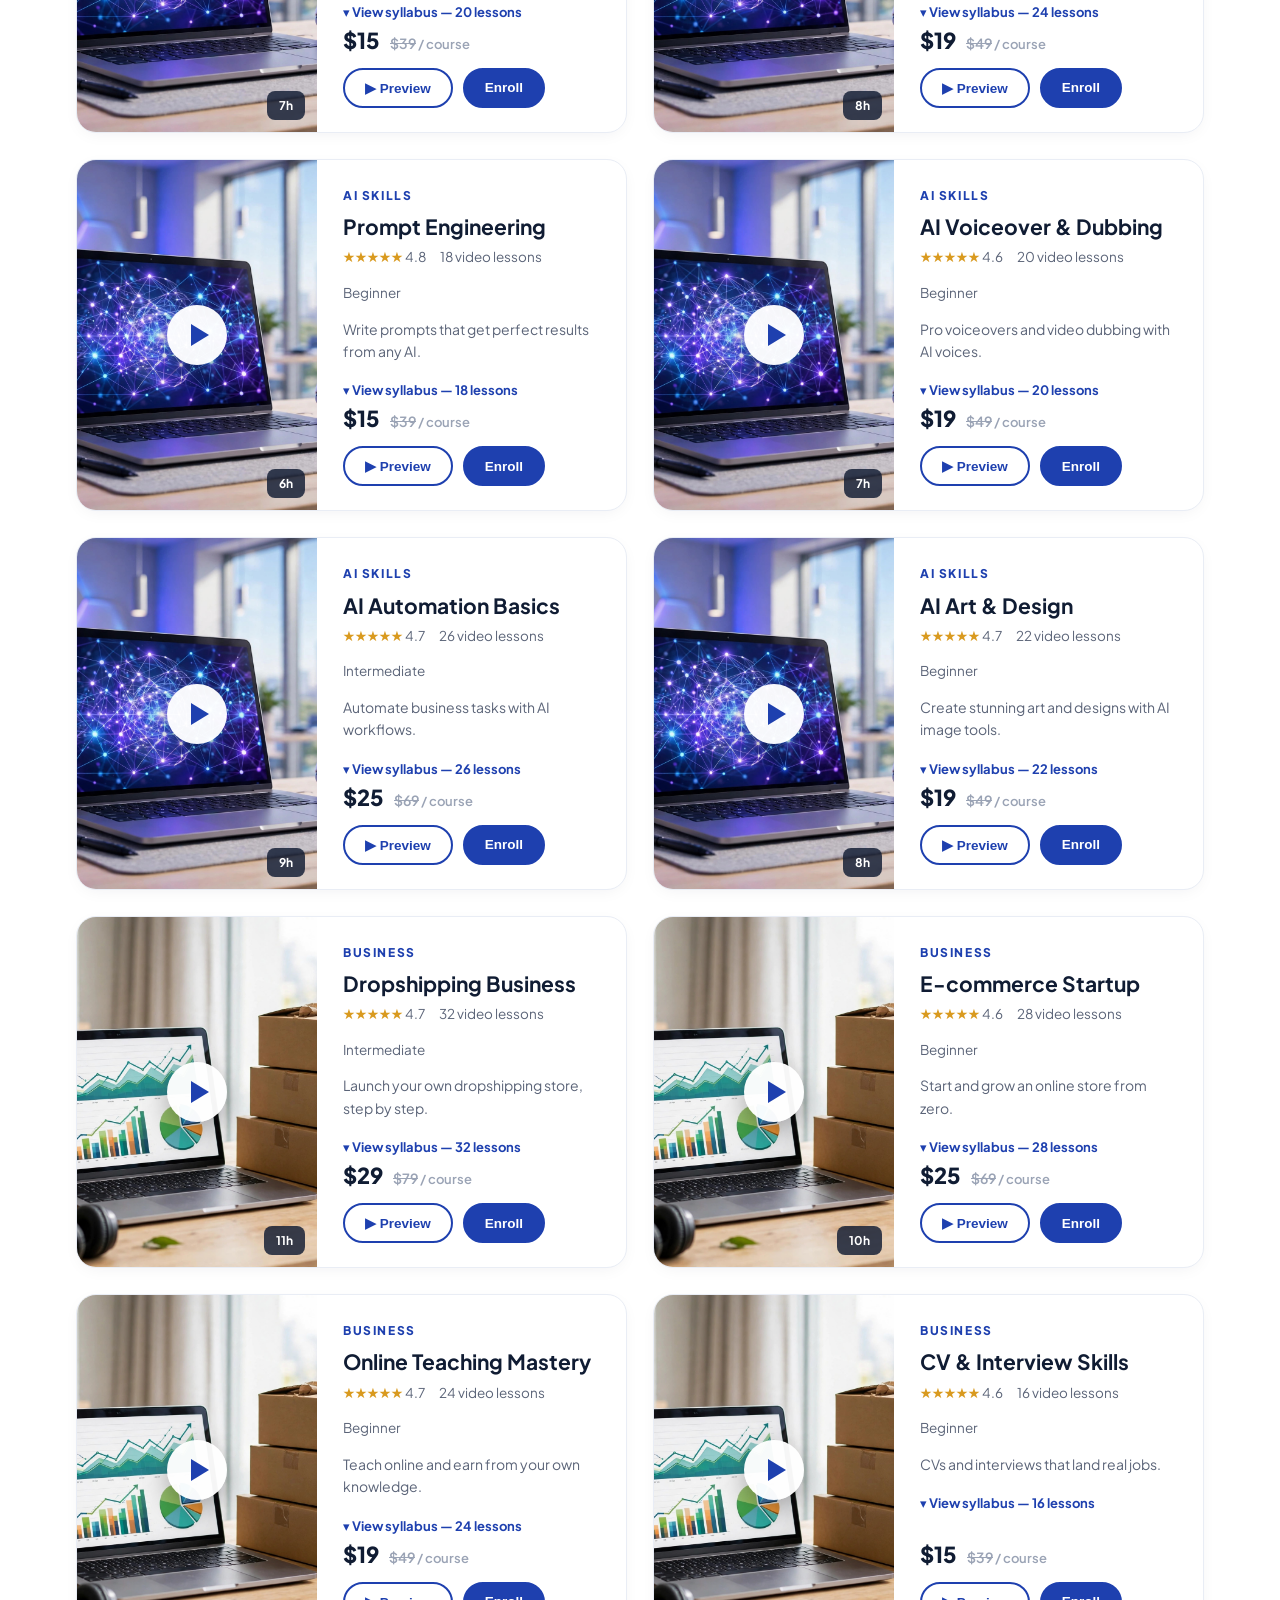
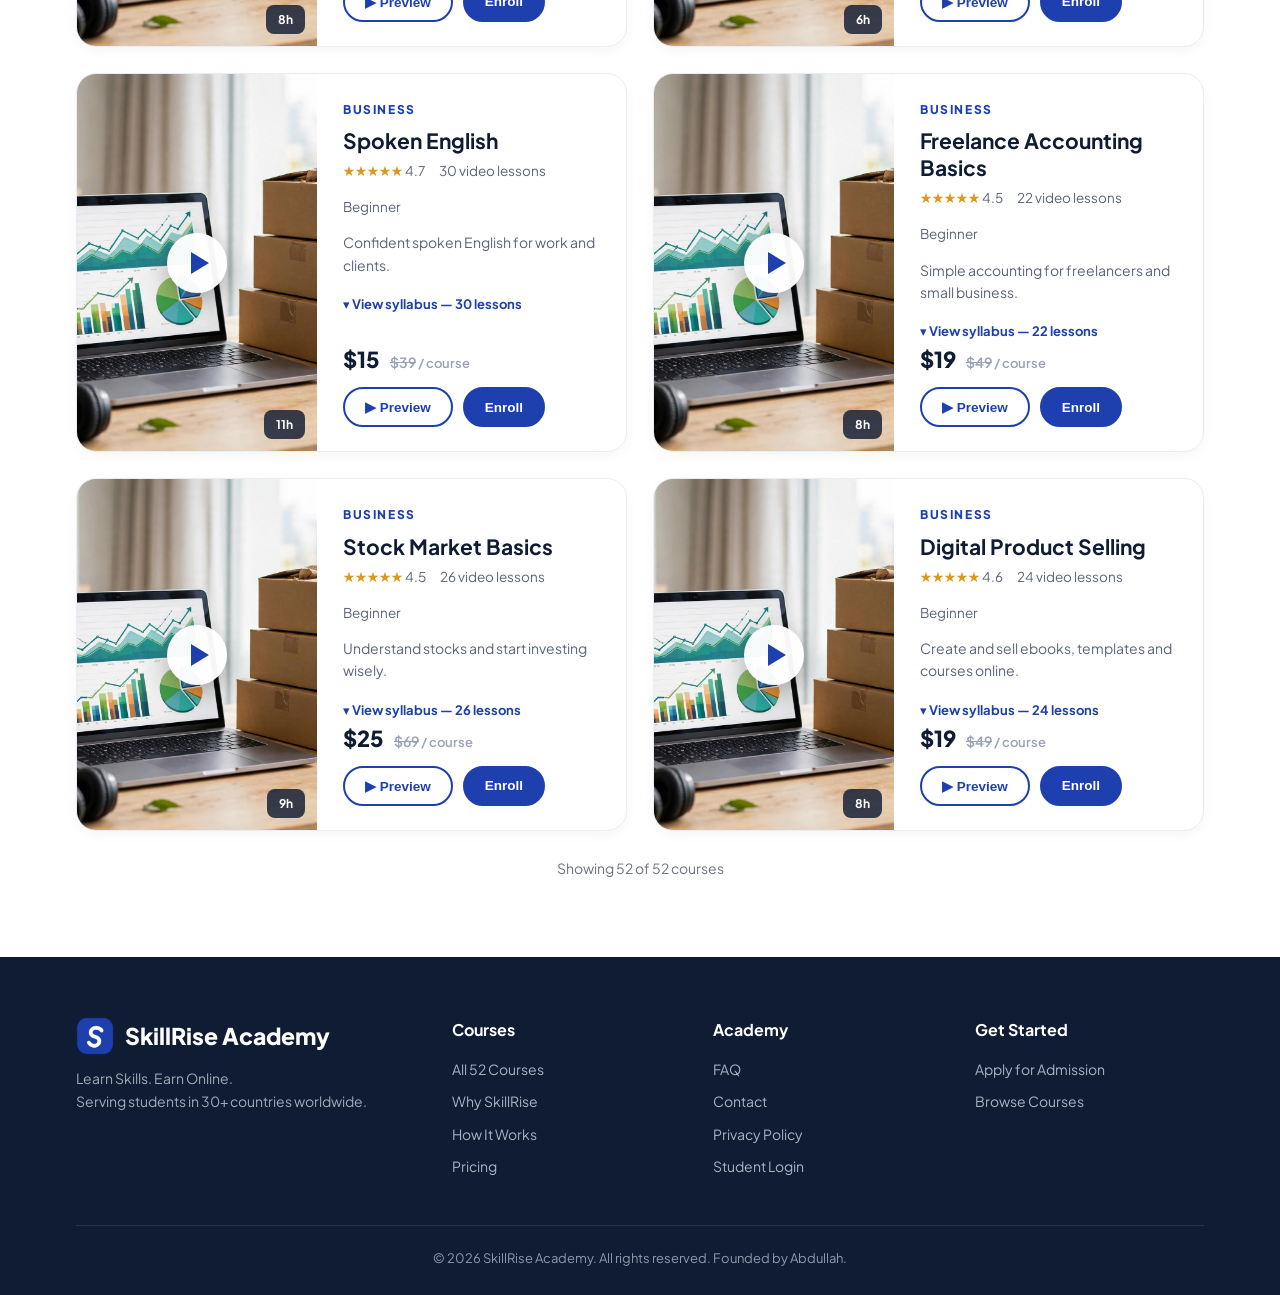
<file: courses.html>
<!DOCTYPE html>
<html lang="en">
<head>
<meta charset="UTF-8">
<meta name="viewport" content="width=device-width, initial-scale=1.0">
<title>All Courses — SkillRise Academy</title>
<meta name="description" content="Browse all 52 video courses at SkillRise Academy.">
<link rel="preconnect" href="https://fonts.googleapis.com">
<link href="https://fonts.googleapis.com/css2?family=Plus+Jakarta+Sans:wght@400;500;600;700;800&display=swap" rel="stylesheet">
<link rel="icon" type="image/png" href="assets/img/favicon-32.png">
<link rel="apple-touch-icon" href="assets/img/apple-touch-icon.png">
<link rel="stylesheet" href="assets/css/style.css">
</head>
<body>
<div class="page-hero"><div class="wrap">
<h1>All 52 Courses</h1>
<p>Every course is 100% video — watch, practice, and build real projects.</p>
<div class="searchbar"><input id="q" placeholder="Search courses… (e.g. video, design, SEO)" oninput="render()"></div>
</div></div>
<section style="padding-top:40px"><div class="wrap">
<div class="pills" id="pills"></div>
<div class="fgrid" id="grid" style="grid-template-columns:repeat(2,1fr)"></div>
<div class="count-note" id="countNote"></div>
</div></section>
<script src="assets/js/data.js"></script>
<script src="assets/js/site.js"></script>
<script>
let activeCat='All';
function pageInit(){
  const box=document.getElementById('pills');
  ['All',...CATS].forEach(c=>{
    const b=document.createElement('button');b.className='pill'+(c==='All'?' on':'');b.textContent=c==='All'?'All Courses':c;
    b.onclick=()=>{activeCat=c;[...box.children].forEach(x=>x.classList.remove('on'));b.classList.add('on');render();};
    box.appendChild(b);
  });
  render();
}
function render(){
  const q=(document.getElementById('q').value||'').toLowerCase().trim();
  const list=COURSES.filter(c=>(activeCat==='All'||c.cat===activeCat)&&(!q||c.name.toLowerCase().includes(q)||c.desc.toLowerCase().includes(q)));
  document.getElementById('grid').innerHTML=list.map(courseCard).join('');
  document.getElementById('countNote').textContent=`Showing ${list.length} of ${COURSES.length} courses`;
  initReveal();
}
</script>
</body>
</html>
</file>
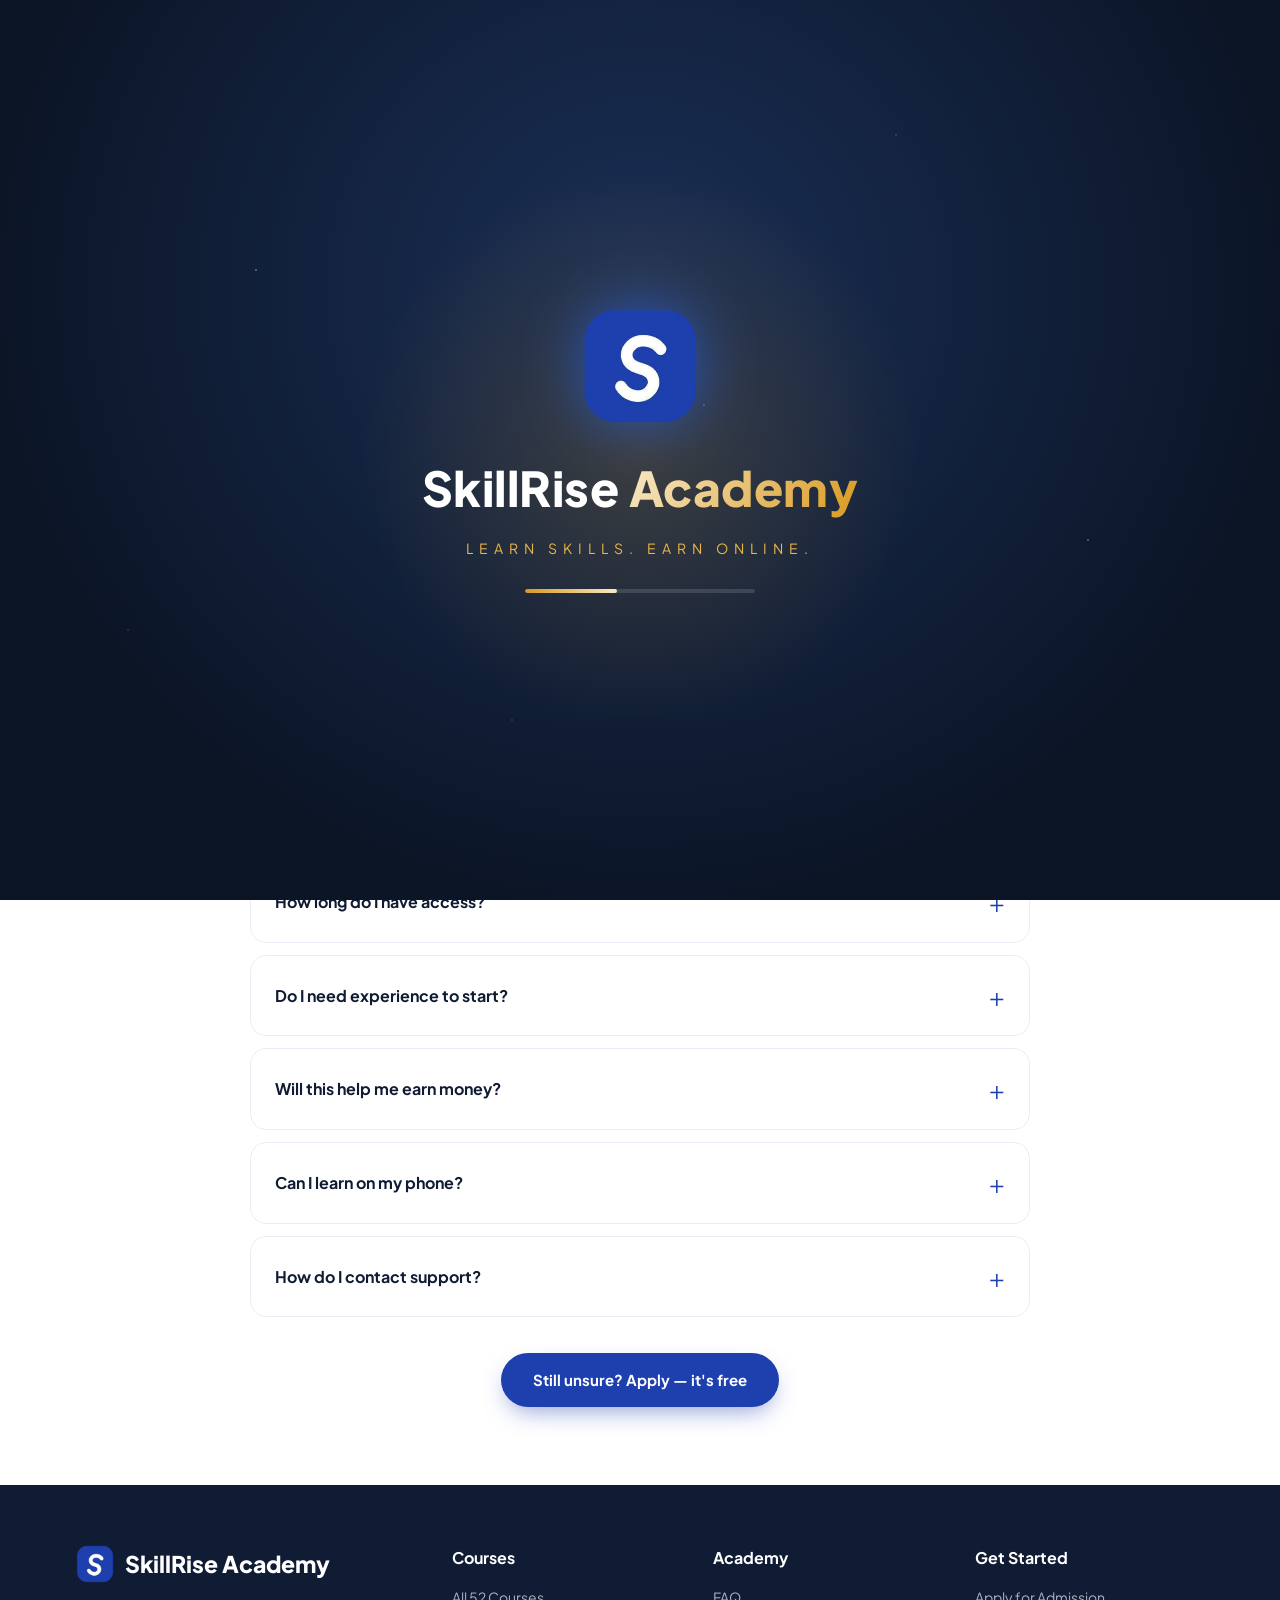
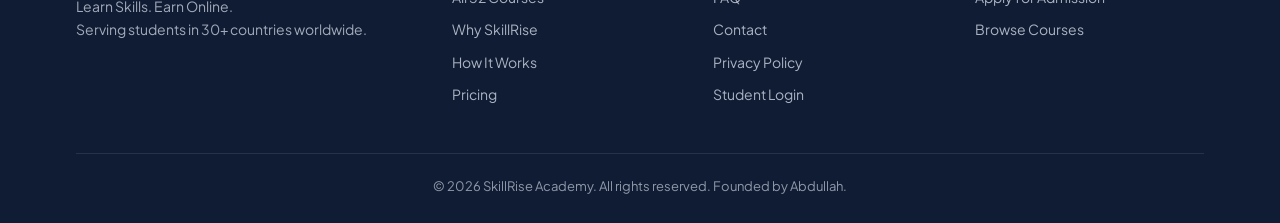
<file: faq.html>
<!DOCTYPE html>
<html lang="en">
<head>
<meta charset="UTF-8">
<meta name="viewport" content="width=device-width, initial-scale=1.0">
<title>FAQ — SkillRise Academy</title>
<link rel="preconnect" href="https://fonts.googleapis.com">
<link href="https://fonts.googleapis.com/css2?family=Plus+Jakarta+Sans:wght@400;500;600;700;800&display=swap" rel="stylesheet">
<link rel="icon" type="image/png" href="assets/img/favicon-32.png">
<link rel="apple-touch-icon" href="assets/img/apple-touch-icon.png">
<link rel="stylesheet" href="assets/css/style.css">
</head>
<body>
<div class="page-hero"><div class="wrap">
<h1>Frequently Asked Questions</h1>
<p>Everything you need to know about learning with SkillRise Academy.</p>
</div></div>
<section><div class="wrap"><div class="faq">
<div class="faq-item"><div class="faq-q">Are courses video or reading based?</div><div class="faq-a"><div>100% video. Every course is taught through recorded video lessons you watch and follow along — no long textbooks.</div></div></div>
<div class="faq-item"><div class="faq-q">How do I pay the fee?</div><div class="faq-a"><div>One simple payment by card or bank transfer. Your course access is activated instantly after payment.</div></div></div>
<div class="faq-item"><div class="faq-q">What is the All-Access Pass?</div><div class="faq-a"><div>One $99 payment unlocks all 52 courses (600+ lessons) forever — including every new course we add, free.</div></div></div>
<div class="faq-item"><div class="faq-q">Do I get a certificate?</div><div class="faq-a"><div>Yes — a verifiable SkillRise Academy certificate for every course you finish, plus portfolio projects to show clients.</div></div></div>
<div class="faq-item"><div class="faq-q">Is there a money-back guarantee?</div><div class="faq-a"><div>Yes — 30 days, no questions asked. If you're not happy, you get a full refund.</div></div></div>
<div class="faq-item"><div class="faq-q">How long do I have access?</div><div class="faq-a"><div>Lifetime. Pay once and the lessons (plus all future updates) are yours forever.</div></div></div>
<div class="faq-item"><div class="faq-q">Do I need experience to start?</div><div class="faq-a"><div>No. Most courses start from absolute zero and guide you step by step to client-ready level.</div></div></div>
<div class="faq-item"><div class="faq-q">Will this help me earn money?</div><div class="faq-a"><div>Every course ends with real portfolio projects plus freelancing training that teaches you how to find paying clients.</div></div></div>
<div class="faq-item"><div class="faq-q">Can I learn on my phone?</div><div class="faq-a"><div>Yes — all video lessons play perfectly on phones, tablets and computers.</div></div></div>
<div class="faq-item"><div class="faq-q">How do I contact support?</div><div class="faq-a"><div>Use the contact page — our student support team replies within 24 hours.</div></div></div>
</div>
<div class="center" style="margin-top:36px"><a class="btn btn-p" href="admission.html">Still unsure? Apply — it's free</a></div>
</div></section>
<script src="assets/js/data.js"></script>
<script src="assets/js/site.js"></script>
<script>function pageInit(){}</script>
</body>
</html>
</file>
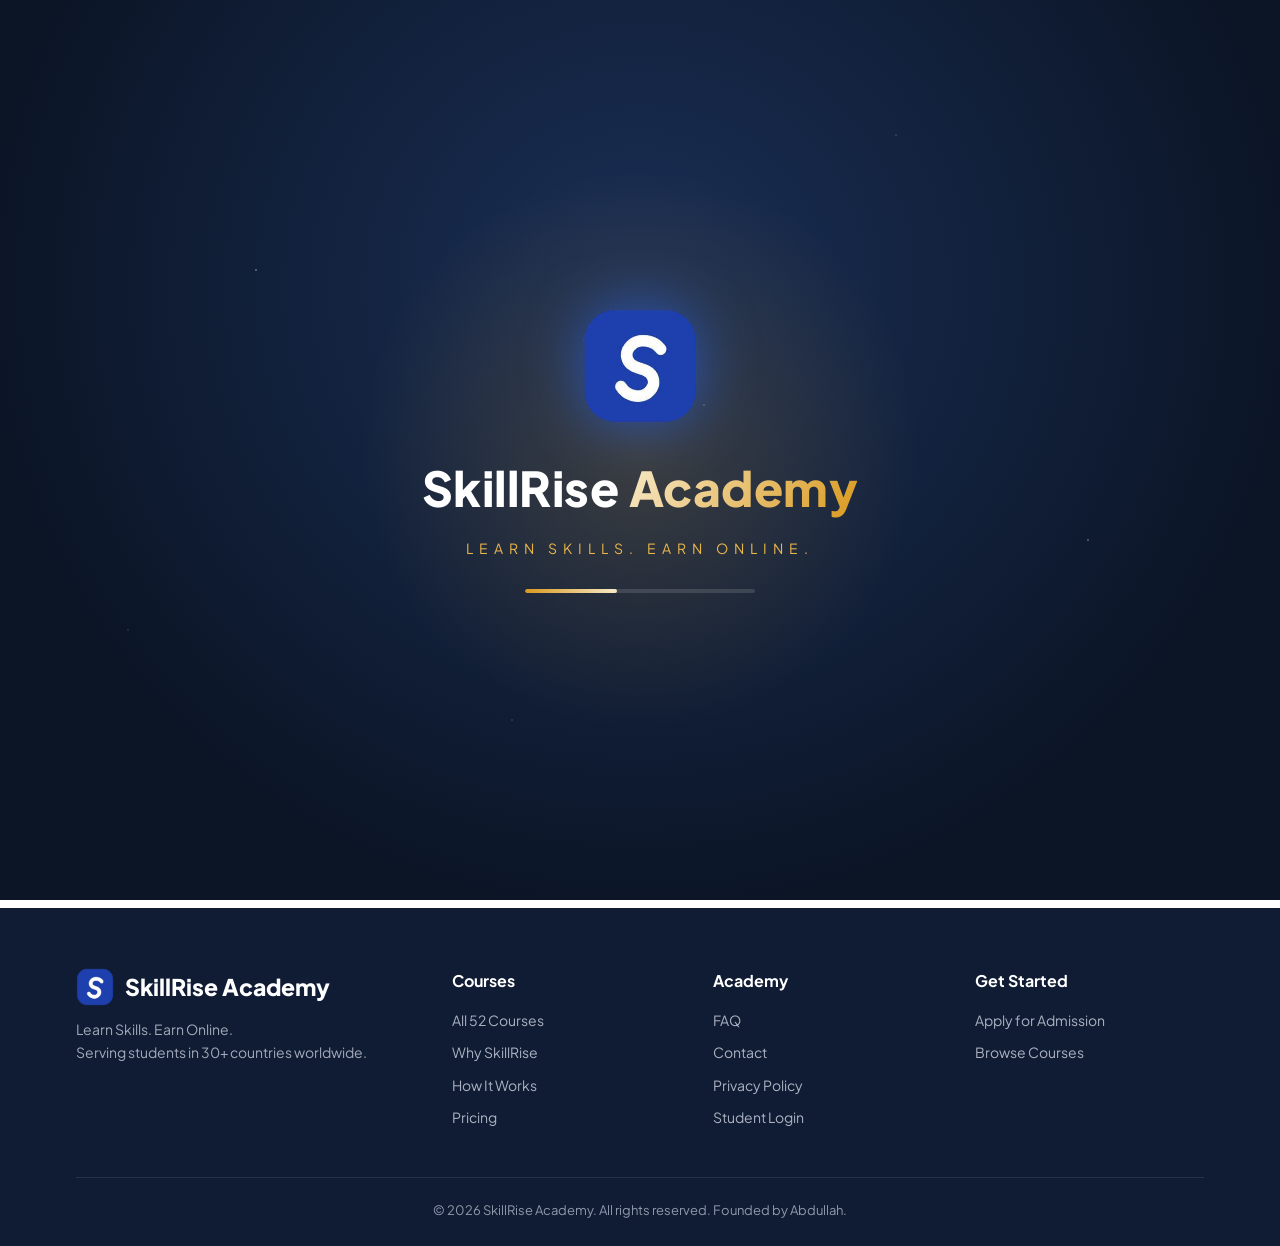
<file: login.html>
<!DOCTYPE html>
<html lang="en">
<head>
<meta charset="UTF-8">
<meta name="viewport" content="width=device-width, initial-scale=1.0">
<title>Student Login — SkillRise Academy</title>
<link rel="preconnect" href="https://fonts.googleapis.com">
<link href="https://fonts.googleapis.com/css2?family=Plus+Jakarta+Sans:wght@400;500;600;700;800&display=swap" rel="stylesheet">
<link rel="icon" type="image/png" href="assets/img/favicon-32.png">
<link rel="apple-touch-icon" href="assets/img/apple-touch-icon.png">
<link rel="stylesheet" href="assets/css/style.css">
</head>
<body>
<div class="page-hero"><div class="wrap">
<h1>Student Account</h1>
<p>Login to continue learning, or create your free account.</p>
</div></div>
<section><div class="wrap">
<div class="form-card">
<div class="tabs">
<button class="tab on" id="tabLogin" onclick="showTab('login')">Login</button>
<button class="tab" id="tabSignup" onclick="showTab('signup')">Create Account</button>
</div>
<div id="paneLogin">
<div class="field"><label>Email</label><input type="email" id="lEmail" placeholder="you@example.com"></div>
<div class="field"><label>Password</label><input type="password" id="lPass" placeholder="••••••••"></div>
<button class="btn btn-p" style="width:100%" onclick="pageLogin()">Login</button>
</div>
<div id="paneSignup" style="display:none">
<div class="field"><label>Full Name</label><input id="sName" placeholder="Your name"></div>
<div class="field"><label>Email</label><input type="email" id="sEmail" placeholder="you@example.com"></div>
<div class="field"><label>Password</label><input type="password" id="sPass" placeholder="Choose a password (min 6 characters)"></div>
<button class="btn btn-p" style="width:100%" onclick="pageSignup()">Create Free Account</button>
</div>
<div class="okmsg" id="accOk" style="display:none">
<div class="big-ok">✓</div><h2 id="accTitle">Welcome!</h2>
<p style="color:#5b6478" id="accMsg"></p>
<a class="btn btn-p" style="margin-top:16px" href="courses.html">Browse Courses</a>
</div>
<p style="font-size:12.5px;color:#9aa3b5;margin-top:16px;text-align:center">Demo student portal — your account is saved in this browser.</p>
</div>
</div></section>
<script src="assets/js/data.js"></script>
<script src="assets/js/site.js"></script>
<script>
function showTab(t){
  document.getElementById('tabLogin').classList.toggle('on',t==='login');
  document.getElementById('tabSignup').classList.toggle('on',t==='signup');
  document.getElementById('paneLogin').style.display=t==='login'?'block':'none';
  document.getElementById('paneSignup').style.display=t==='signup'?'block':'none';
}
function getUsers(){try{return JSON.parse(localStorage.getItem('sr_users')||'{}');}catch(e){return{};}}
function setUsers(u){localStorage.setItem('sr_users',JSON.stringify(u));}
function doneAcc(title,msg){
  document.getElementById('paneLogin').style.display='none';
  document.getElementById('paneSignup').style.display='none';
  document.querySelector('.tabs').style.display='none';
  document.getElementById('accTitle').textContent=title;
  document.getElementById('accMsg').textContent=msg;
  document.getElementById('accOk').style.display='block';
}
function pageSignup(){
  const n=document.getElementById('sName').value.trim(),e=document.getElementById('sEmail').value.trim().toLowerCase(),p=document.getElementById('sPass').value;
  if(!n||!e||e.indexOf('@')<0){alert('Please enter your name and a valid email.');return;}
  if(p.length<6){alert('Password must be at least 6 characters.');return;}
  const u=getUsers();
  if(u[e]){alert('This email already has an account — please login.');showTab('login');return;}
  u[e]={name:n,pass:p};setUsers(u);localStorage.setItem('sr_session',e);
  doneAcc('Account Created!',`Welcome, ${n}! Your free student account is ready. Now pick a course to start learning.`);
}
function pageLogin(){
  const e=document.getElementById('lEmail').value.trim().toLowerCase(),p=document.getElementById('lPass').value;
  const u=getUsers()[e];
  if(!u){alert('No account found for this email — please create one.');showTab('signup');return;}
  if(u.pass!==p){alert('Wrong password.');return;}
  localStorage.setItem('sr_session',e);
  doneAcc('Welcome back!',`Good to see you again, ${u.name}! Your courses are waiting.`);
}
function pageInit(){}
</script>
</body>
</html>
</file>
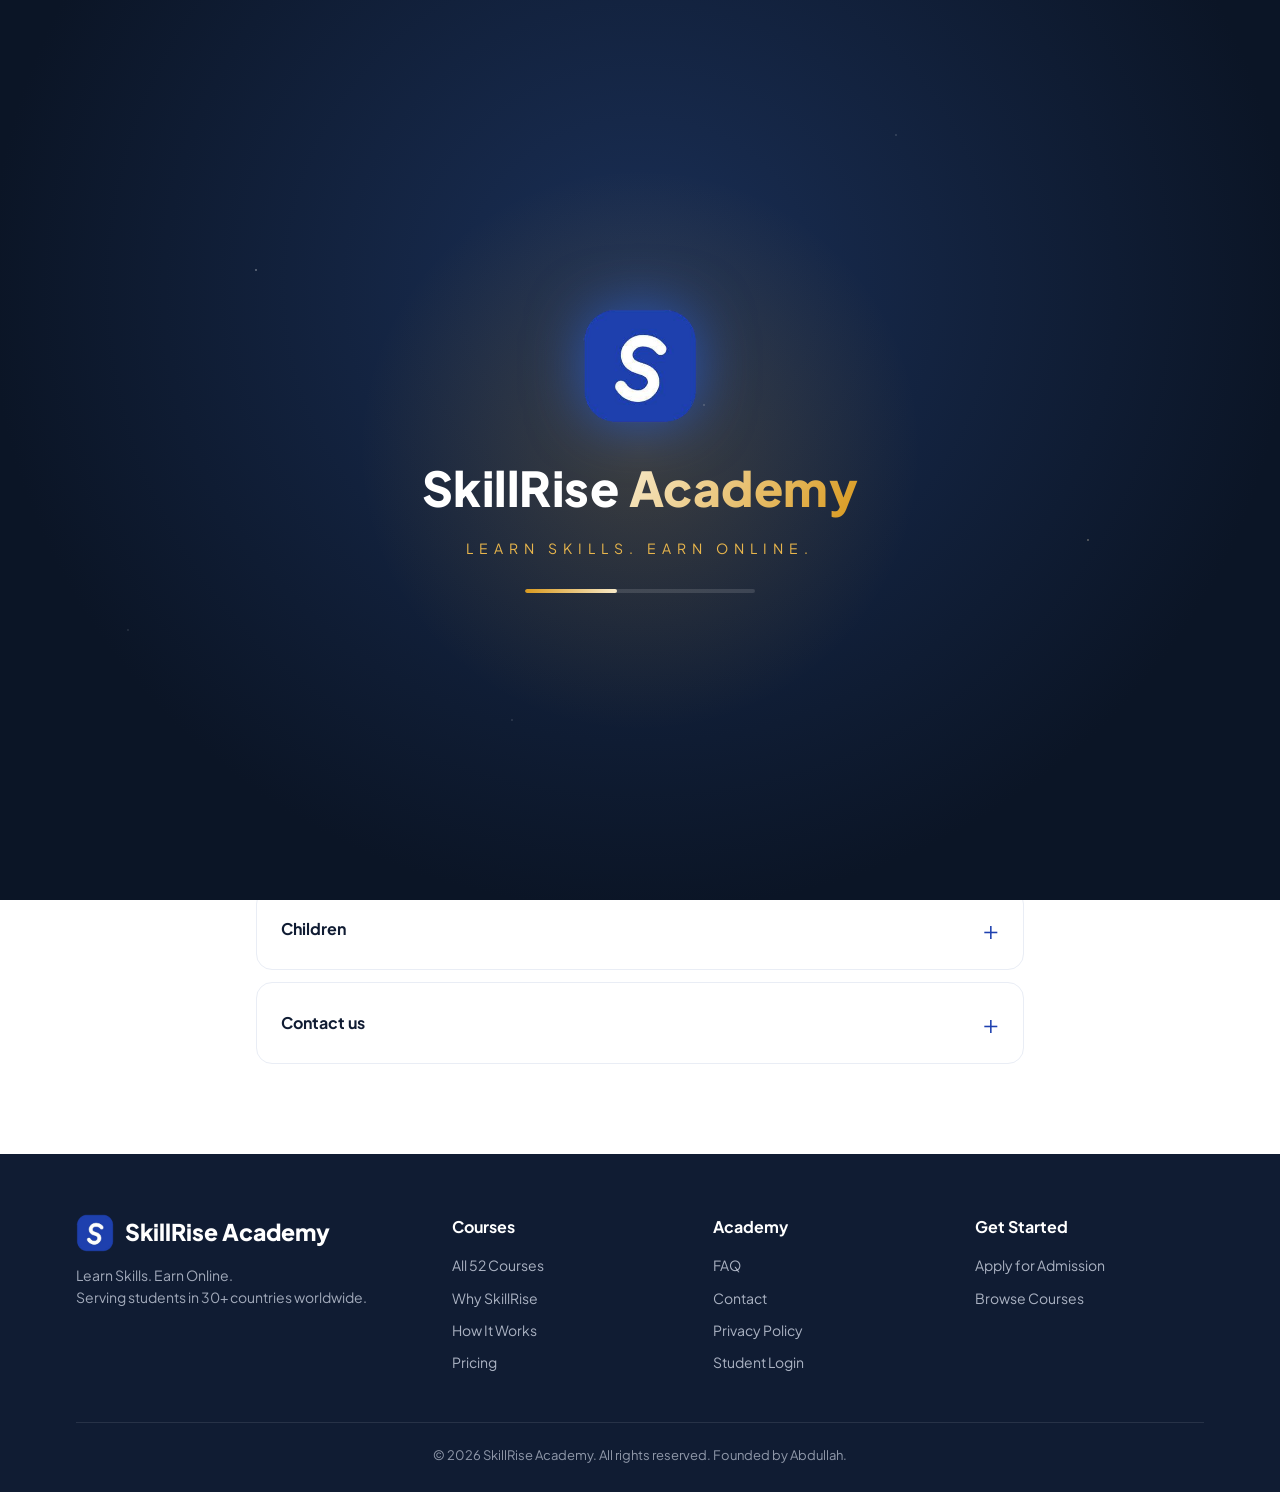
<file: privacy.html>
<!DOCTYPE html>
<html lang="en">
<head>
<meta charset="UTF-8">
<meta name="viewport" content="width=device-width, initial-scale=1.0">
<title>Privacy Policy — SkillRise Academy</title>
<link rel="preconnect" href="https://fonts.googleapis.com">
<link href="https://fonts.googleapis.com/css2?family=Plus+Jakarta+Sans:wght@400;500;600;700;800&display=swap" rel="stylesheet">
<link rel="icon" type="image/png" href="assets/img/favicon-32.png">
<link rel="apple-touch-icon" href="assets/img/apple-touch-icon.png">
<link rel="stylesheet" href="assets/css/style.css">
</head>
<body>
<div class="page-hero"><div class="wrap">
<h1>Privacy Policy</h1>
<p>How SkillRise Academy handles your information. Last updated: October 2026.</p>
</div></div>
<section><div class="wrap" style="max-width:820px">
<div class="faq">
<div class="faq-item"><div class="faq-q">What information do we collect?</div><div class="faq-a"><div>When you apply for admission or create an account, we collect your name, email address, and chosen course. The app also stores your login session and course progress on your own device.</div></div></div>
<div class="faq-item"><div class="faq-q">How is my information used?</div><div class="faq-a"><div>Only to provide our services: confirming your admission, activating course access, and responding to your support messages. We never sell your data.</div></div></div>
<div class="faq-item"><div class="faq-q">Is my data shared with third parties?</div><div class="faq-a"><div>No. We do not share, sell, or rent your personal information to any third party, except where required by law.</div></div></div>
<div class="faq-item"><div class="faq-q">Payments</div><div class="faq-a"><div>Course fees are paid through manual card or bank transfer instructions shown at checkout. We do not store your card numbers — payment details go directly to your bank or card provider.</div></div></div>
<div class="faq-item"><div class="faq-q">Data stored on your device</div><div class="faq-a"><div>The app may cache course pages, images, and videos on your device so lessons load faster and work offline. You can clear this anytime in your device settings.</div></div></div>
<div class="faq-item"><div class="faq-q">Children</div><div class="faq-a"><div>SkillRise Academy courses are designed for learners aged 13 and above. Accounts for younger learners should be created and supervised by a parent or guardian.</div></div></div>
<div class="faq-item"><div class="faq-q">Contact us</div><div class="faq-a"><div>For any privacy question, reach us through the contact page — we reply within 24 hours.</div></div></div>
</div>
</div></section>
<script src="assets/js/data.js"></script>
<script src="assets/js/site.js"></script>
<script>function pageInit(){}</script>
</body>
</html>
</file>
<file: assets/css/style.css>
/* SkillRise Academy v4 premium */
*{margin:0;padding:0;box-sizing:border-box}
:root{--p:#1e40af;--pd:#172f7a;--gold:#d99a1f;--goldl:#f7e9c8;--ink:#101c33;--bg:#ffffff;--soft:#f2f6ff;--mut:#5b6478}
body{font-family:'Plus Jakarta Sans','Segoe UI',system-ui,-apple-system,Arial,sans-serif;color:#1f2937;background:var(--bg);line-height:1.6}
a{text-decoration:none;color:inherit}
.wrap{max-width:1180px;margin:0 auto;padding:0 26px}
/* intro — premium navy & gold */
#intro{position:fixed;inset:0;z-index:200;display:flex;align-items:center;justify-content:center;transition:opacity .6s,visibility .6s;overflow:hidden;background:radial-gradient(ellipse at 50% 32%,#1a2f56 0%,#0b1526 72%)}
#intro.done{opacity:0;visibility:hidden}
.intro-glow{position:absolute;width:640px;height:640px;border-radius:50%;background:radial-gradient(circle,rgba(217,154,31,.20) 0%,transparent 62%);animation:pulse 2.6s ease-in-out infinite}
.intro-stars{position:absolute;inset:0;background-image:radial-gradient(1.5px 1.5px at 20% 30%,rgba(255,255,255,.5),transparent),radial-gradient(1px 1px at 70% 15%,rgba(255,255,255,.4),transparent),radial-gradient(1.5px 1.5px at 85% 60%,rgba(247,233,200,.5),transparent),radial-gradient(1px 1px at 40% 80%,rgba(255,255,255,.35),transparent),radial-gradient(1px 1px at 10% 70%,rgba(255,255,255,.3),transparent),radial-gradient(1.5px 1.5px at 55% 45%,rgba(247,233,200,.35),transparent);animation:twinkle 3s ease-in-out infinite}
@keyframes twinkle{0%,100%{opacity:.6}50%{opacity:1}}
@keyframes pulse{0%,100%{transform:scale(1);opacity:.75}50%{transform:scale(1.18);opacity:1}}
.intro-inner{text-align:center;position:relative;z-index:1}
.mark{width:118px;height:118px;animation:pop .8s cubic-bezier(.2,1.4,.4,1) both;filter:drop-shadow(0 0 28px rgba(37,99,235,.65))}
@keyframes pop{from{transform:scale(.4);opacity:0}}
.mark-bg{fill:#0e1b33}.mark-s{fill:none;stroke:#e9b64c;stroke-width:9;stroke-linecap:round;stroke-dasharray:120;stroke-dashoffset:120;animation:draw 1s .4s ease forwards}
.mark-cap{fill:#e9b64c;opacity:0;animation:rise .6s .8s ease both}
@keyframes draw{to{stroke-dashoffset:0}}
.intro-name{font-size:48px;font-weight:800;color:#fff;margin-top:18px;opacity:0;animation:rise .8s .6s ease both;letter-spacing:.5px}
.intro-name span{background:linear-gradient(120deg,#f7e9c8,#d99a1f);-webkit-background-clip:text;background-clip:text;color:transparent}
.intro-tag{font-size:14px;color:#e9b64c;letter-spacing:6px;text-transform:uppercase;margin-top:10px;opacity:0;animation:rise .8s 1s ease both}
@keyframes rise{from{transform:translateY(18px);opacity:0}to{transform:translateY(0);opacity:1}}
.intro-bar{width:230px;height:4px;background:rgba(255,255,255,.13);border-radius:4px;margin:30px auto 0;overflow:hidden}
.intro-bar i{display:block;height:100%;width:40%;background:linear-gradient(90deg,#d99a1f,#f7e9c8);border-radius:4px;animation:load 1.4s .3s ease-in-out infinite}
@keyframes load{0%{transform:translateX(-120%)}100%{transform:translateX(560%)}}
/* topbar */
.topbar{background:var(--ink);color:#fff;font-size:13.5px;text-align:center;padding:9px 12px;letter-spacing:.3px}
.topbar b{color:var(--goldl)}
/* nav */
nav{position:sticky;top:0;z-index:100;background:rgba(255,255,255,.92);backdrop-filter:blur(10px);border-bottom:1px solid #edf0f7}
.nav-in{display:flex;align-items:center;justify-content:space-between;height:72px}
.brand{display:flex;align-items:center;gap:11px;font-weight:800;font-size:22px;color:var(--ink)}
.brand svg{width:40px;height:40px}
.brand-logo{width:40px;height:40px;border-radius:11px}
.f-brand img{width:38px;height:38px;border-radius:10px}
.brand small{display:block;font-size:10px;font-weight:700;letter-spacing:3px;color:#9aa3b5}
.nav-links{display:flex;gap:28px;font-size:15px;font-weight:600;color:#3d4659}
.nav-links a:hover{color:var(--p)}
.btn{display:inline-block;padding:13px 30px;border-radius:999px;font-weight:700;font-size:15px;border:2px solid transparent;cursor:pointer;transition:.2s}
.btn-p{background:var(--p);color:#fff;box-shadow:0 10px 24px -8px rgba(30,64,175,.55)}
.btn-p:hover{background:var(--pd);transform:translateY(-2px)}
.btn-w{background:#fff;color:var(--p)}
.btn-w:hover{transform:translateY(-2px);box-shadow:0 12px 26px -10px rgba(0,0,0,.35)}
.btn-ghost{background:none;color:#3d4659;padding:13px 16px}
/* hero video */
.hero{position:relative;min-height:640px;display:flex;align-items:center;overflow:hidden;background:var(--ink)}
.hero .bg{position:absolute;inset:0;width:100%;height:100%;object-fit:cover}
.hero::after{content:"";position:absolute;inset:0;background:linear-gradient(105deg,rgba(255,255,255,.96) 32%,rgba(255,255,255,.72) 55%,rgba(255,255,255,.12) 85%)}
.hero-in{position:relative;z-index:2;max-width:600px;padding:80px 0}
.badge{display:inline-flex;align-items:center;gap:8px;background:#fff;border:1px solid #e3e9f5;color:var(--p);font-weight:700;font-size:13px;padding:8px 18px;border-radius:999px;margin-bottom:20px;box-shadow:0 6px 18px -6px rgba(0,0,0,.12)}
.badge .pulse{width:9px;height:9px;border-radius:50%;background:#16a34a;animation:pl 1.6s infinite}
@keyframes pl{50%{opacity:.35}}
h1{font-size:56px;line-height:1.08;color:var(--ink);font-weight:800;letter-spacing:-1px}
h1 .hl{color:var(--p);position:relative}
.hero-in p.sub{font-size:18.5px;color:var(--mut);margin:20px 0 30px;max-width:520px}
.hero-cta{display:flex;gap:14px;flex-wrap:wrap}
.trust{display:flex;gap:30px;margin-top:34px}
.trust div{font-size:14px;color:#3d4659}
.trust b{display:block;font-size:22px;color:var(--ink)}
.trust .st{color:var(--gold);letter-spacing:2px;font-size:15px}
/* stats */
.stats{background:var(--ink);color:#fff}
.stats-in{display:grid;grid-template-columns:repeat(4,1fr);padding:36px 26px;text-align:center}
.stats b{font-size:36px;color:var(--goldl);display:block;letter-spacing:-.5px}
.stats span{font-size:14px;opacity:.8}
/* sections */
section{padding:78px 0}
.sec-head{text-align:center;max-width:660px;margin:0 auto 44px}
.sec-head h2{font-size:38px;color:var(--ink);font-weight:800;letter-spacing:-.5px}
.sec-head p{color:var(--mut);margin-top:12px;font-size:17px}
.kicker{color:var(--p);font-weight:800;font-size:13px;letter-spacing:3px;text-transform:uppercase}
/* featured courses */
.fgrid{display:grid;grid-template-columns:repeat(2,1fr);gap:26px}
.fcard{background:#fff;border:1px solid #e9edf5;border-radius:20px;overflow:hidden;display:grid;grid-template-columns:240px 1fr;transition:.25s;box-shadow:0 4px 18px -6px rgba(16,28,51,.08)}
.fcard:hover{transform:translateY(-5px);box-shadow:0 26px 55px -18px rgba(16,28,51,.25)}
.fthumb{position:relative;overflow:hidden;min-height:230px;cursor:pointer}
.fthumb img{width:100%;height:100%;object-fit:cover;position:absolute;inset:0;transition:transform .5s}
.fcard:hover .fthumb img{transform:scale(1.07)}
.fplay{position:absolute;inset:0;display:flex;align-items:center;justify-content:center}
.fplay span{width:60px;height:60px;border-radius:50%;background:rgba(255,255,255,.96);display:flex;align-items:center;justify-content:center;box-shadow:0 10px 26px rgba(0,0,0,.3);transition:.2s}
.fplay span::after{content:"";border-left:18px solid var(--p);border-top:11px solid transparent;border-bottom:11px solid transparent;margin-left:5px}
.fthumb:hover .fplay span{transform:scale(1.12)}
.fdur{position:absolute;bottom:12px;right:12px;background:rgba(16,28,51,.82);color:#fff;font-size:12px;font-weight:700;padding:5px 12px;border-radius:8px}
.fbody{padding:26px 26px 24px;display:flex;flex-direction:column}
.fcat{font-size:12px;font-weight:800;letter-spacing:1.6px;text-transform:uppercase;color:var(--p)}
.fbody h3{font-size:21px;color:var(--ink);margin:8px 0 6px;line-height:1.3}
.fmeta{font-size:13.5px;color:var(--mut);display:flex;gap:14px;flex-wrap:wrap;margin-bottom:6px}
.fmeta .st{color:var(--gold)}
.fdesc{font-size:14px;color:var(--mut);margin:8px 0 14px}
.ffoot{margin-top:auto;display:flex;align-items:center;justify-content:space-between;gap:10px;flex-wrap:wrap}
.price{font-size:22px;font-weight:800;color:var(--ink);white-space:nowrap}
.price s{font-size:14px;color:#9aa3b5;font-weight:600;margin-left:6px}
.ribbon{position:absolute;top:14px;left:-8px;background:var(--gold);color:#fff;font-size:11px;font-weight:800;letter-spacing:1.5px;padding:6px 14px;border-radius:6px;box-shadow:0 6px 14px rgba(0,0,0,.25);z-index:2}
.guarantee{position:relative;z-index:5;max-width:1020px;margin:-36px auto 0;background:#fff;border-radius:18px;box-shadow:0 22px 55px -18px rgba(16,28,51,.28);display:grid;grid-template-columns:repeat(3,1fr);padding:26px 32px;gap:20px}
.guarantee div{display:flex;gap:12px;align-items:center;font-weight:700;font-size:14.5px;color:var(--ink)}
.gk{width:44px;height:44px;flex:none;border-radius:13px;background:var(--goldl);color:#92600a;display:flex;align-items:center;justify-content:center;font-size:20px;font-weight:800}
.price small{font-size:13px;color:#9aa3b5;font-weight:600}
.fbtns{display:flex;gap:10px}
.btn-sm{padding:10px 20px;font-size:13.5px;border-radius:999px;font-weight:700;cursor:pointer;border:2px solid var(--p);transition:.2s}
.btn-sm.solid{background:var(--p);color:#fff}
.btn-sm.solid:hover{background:var(--pd)}
.btn-sm.line{background:#fff;color:var(--p)}
.btn-sm.line:hover{background:var(--soft)}
.center{text-align:center;margin-top:36px}
/* why strip */
.why{background:var(--soft);border-radius:26px;padding:52px;display:grid;grid-template-columns:repeat(3,1fr);gap:30px}
.why div{text-align:center}
.why .ic{width:58px;height:58px;border-radius:18px;background:#fff;color:var(--p);font-size:24px;font-weight:800;display:flex;align-items:center;justify-content:center;margin:0 auto 14px;box-shadow:0 8px 20px -6px rgba(30,64,175,.25)}
.why h3{color:var(--ink);margin-bottom:8px;font-size:18px}
.why p{font-size:14.5px;color:var(--mut)}
/* steps */
.steps{display:grid;grid-template-columns:repeat(3,1fr);gap:22px}
.step{background:#fff;border:1px solid #e9edf5;border-radius:20px;padding:36px 28px;text-align:center;box-shadow:0 4px 18px -6px rgba(16,28,51,.06)}
.step .n{width:56px;height:56px;border-radius:50%;background:linear-gradient(135deg,var(--p),var(--pd));color:#fff;font-size:22px;font-weight:800;display:flex;align-items:center;justify-content:center;margin:0 auto 16px;box-shadow:0 10px 22px -8px rgba(30,64,175,.5)}
.step h3{color:var(--ink);margin-bottom:8px}
.step p{font-size:14.5px;color:var(--mut)}
/* testimonials */
.tests{display:grid;grid-template-columns:repeat(3,1fr);gap:22px}
.test{background:#fff;border:1px solid #e9edf5;border-radius:20px;padding:30px;box-shadow:0 4px 18px -6px rgba(16,28,51,.06)}
.test .stars{color:var(--gold);font-size:17px;letter-spacing:3px}
.test p{font-size:14.5px;color:#3d4659;margin:14px 0 18px;font-style:italic}
.who{display:flex;align-items:center;gap:12px}
.ava{width:46px;height:46px;border-radius:50%;background:linear-gradient(135deg,var(--p),var(--gold));color:#fff;font-weight:800;display:flex;align-items:center;justify-content:center;font-size:17px}
.who b{color:var(--ink);font-size:14px;display:block}
.who span{font-size:12.5px;color:#9aa3b5}
/* cta */
.cta{background:linear-gradient(120deg,var(--p),var(--pd));border-radius:28px;padding:64px 40px;text-align:center;color:#fff;position:relative;overflow:hidden}
.cta::before{content:"";position:absolute;top:-80px;right:-80px;width:280px;height:280px;border-radius:50%;background:rgba(255,255,255,.08)}
.cta h2{font-size:38px;margin-bottom:12px;position:relative}
.cta p{opacity:.92;margin-bottom:28px;font-size:17px;position:relative}
/* faq */
.faq{max-width:780px;margin:0 auto}
.faq-item{border:1px solid #e9edf5;border-radius:16px;margin-bottom:12px;background:#fff;overflow:hidden}
.faq-q{padding:19px 24px;font-weight:700;color:var(--ink);cursor:pointer;display:flex;justify-content:space-between;align-items:center;font-size:16px}
.faq-q::after{content:"+";font-size:26px;color:var(--p);font-weight:300}
.faq-item.open .faq-q::after{content:"–"}
.faq-a{max-height:0;overflow:hidden;transition:max-height .3s ease;color:var(--mut);font-size:15px}
.faq-a div{padding:0 24px 22px}
/* footer */
footer{background:var(--ink);color:#c6cddc;padding:60px 0 26px}
.f-grid{display:grid;grid-template-columns:1.5fr 1fr 1fr 1fr;gap:32px;margin-bottom:38px}
.f-grid h4{color:#fff;margin-bottom:15px;font-size:16px}
.f-grid a{display:block;font-size:14px;margin-bottom:10px;opacity:.85;cursor:pointer}
.f-grid a:hover{opacity:1;color:var(--goldl)}
.f-brand{font-size:23px;font-weight:800;color:#fff;display:flex;align-items:center;gap:11px;margin-bottom:12px}
.f-brand svg{width:38px;height:38px}
.copy{border-top:1px solid rgba(255,255,255,.14);padding-top:22px;text-align:center;font-size:13px;opacity:.7}
/* modals */
.modal{position:fixed;inset:0;background:rgba(16,28,51,.62);z-index:300;display:none;align-items:center;justify-content:center;padding:20px}
.modal.show{display:flex}
.sheet{background:#fff;border-radius:22px;padding:38px;width:100%;max-width:450px;position:relative;animation:up .3s ease;max-height:92vh;overflow:auto}
@keyframes up{from{transform:translateY(26px);opacity:0}}
.sheet.wide{max-width:780px}
.x{position:absolute;top:14px;right:20px;font-size:28px;cursor:pointer;color:#9aa3b5;background:none;border:none}
.sheet h2{color:var(--ink);margin-bottom:6px;font-size:25px}
.sheet .sub2{color:var(--mut);font-size:14px;margin-bottom:22px}
.field{margin-bottom:15px}
.field label{display:block;font-size:13.5px;font-weight:600;margin-bottom:6px;color:#374151}
.field input,.field select{width:100%;padding:13px 15px;border:1.5px solid #e2e7f0;border-radius:12px;font-size:15px}
.field input:focus,.field select:focus{outline:none;border-color:var(--p)}
.sheet .btn-p{width:100%;padding:15px;font-size:16px}
.okmsg{text-align:center;padding:22px 0}
.okmsg .big-ok{width:72px;height:72px;border-radius:50%;background:var(--soft);color:var(--p);font-size:34px;display:flex;align-items:center;justify-content:center;margin:0 auto 16px;font-weight:800}
.sheet video{width:100%;border-radius:14px;background:#000}
/* checkout */
.muted{color:var(--mut)}
.coitem{display:flex;justify-content:space-between;align-items:center;background:var(--soft);border-radius:14px;padding:16px 18px;margin-bottom:18px}
.cosecure{text-align:center;font-size:13px;color:var(--mut);margin-top:14px}
/* reveal on scroll */
.rv{opacity:0;transform:translateY(28px);transition:opacity .7s ease,transform .7s ease}
.rv.on{opacity:1;transform:none}
/* syllabus */
.syl-toggle{font-size:13px;font-weight:700;color:var(--p);cursor:pointer;display:inline-block;margin-top:4px}
.syl-toggle:hover{text-decoration:underline}
.syl{display:none;grid-column:1/-1;padding:4px 26px 26px}
.syl.open{display:block;animation:up .3s ease}
.syl h4{font-size:14px;color:var(--ink);margin-bottom:8px;letter-spacing:.5px}
.syl ul{list-style:none}
.syl li{padding:10px 2px;border-top:1px solid #eef1f6;font-size:14px;color:#3d4659;display:flex;gap:12px;align-items:center}
.syl li b{color:var(--p);font-size:12px;background:var(--soft);border-radius:8px;padding:3px 10px;white-space:nowrap}
.syl li .lp{margin-left:auto;color:#9aa3b5;font-size:12px;white-space:nowrap}
/* pricing */
.plans{display:grid;grid-template-columns:1fr 1fr;gap:26px;max-width:900px;margin:0 auto}
.plan{background:#fff;border:2px solid #e9edf5;border-radius:24px;padding:44px 40px;position:relative;transition:.25s}
.plan:hover{transform:translateY(-4px);box-shadow:0 24px 55px -20px rgba(16,28,51,.22)}
.plan.hot{border-color:var(--p);box-shadow:0 24px 60px -18px rgba(30,64,175,.35)}
.plan .ptag{position:absolute;top:-16px;left:50%;transform:translateX(-50%);background:var(--gold);color:#fff;font-size:12px;font-weight:800;letter-spacing:1.5px;padding:7px 22px;border-radius:999px;white-space:nowrap}
.plan h3{font-size:22px;color:var(--ink)}
.plan .pprice{font-size:52px;font-weight:800;color:var(--ink);margin:14px 0 4px;letter-spacing:-1px}
.plan .pprice s{font-size:22px;color:#9aa3b5;font-weight:600}
.plan .pper{color:var(--mut);font-size:14px;margin-bottom:22px}
.plan ul{list-style:none;margin-bottom:28px;display:grid;gap:12px}
.plan li{display:flex;gap:12px;font-size:15px;color:#3d4659;align-items:flex-start}
.plan li i{color:var(--p);font-style:normal;font-weight:800}
/* certificate */
.certwrap{display:grid;grid-template-columns:1fr 1fr;gap:56px;align-items:center}
.cert{background:linear-gradient(160deg,#fffdf6,#fdf6e3);border:2px solid var(--goldl);outline:6px solid #fff;outline-offset:-14px;border-radius:10px;padding:56px 48px;text-align:center;box-shadow:0 30px 70px -24px rgba(146,96,10,.4);position:relative}
.cert .clogo{width:54px;height:54px;margin:0 auto 10px}
.cert h3{font-size:30px;color:var(--ink);letter-spacing:1px}
.cert .csub{font-size:12px;letter-spacing:4px;color:#92600a;font-weight:700;margin:6px 0 18px}
.cert .cname{font-size:34px;color:var(--p);font-weight:800;border-bottom:2px solid var(--goldl);display:inline-block;padding:0 40px 6px;margin-bottom:14px}
.cert p{font-size:14px;color:#5b6478}
.seal{position:absolute;bottom:34px;right:40px;width:84px;height:84px;border-radius:50%;background:radial-gradient(circle,#e8b93c,#b57e12);color:#fff;display:flex;align-items:center;justify-content:center;font-size:30px;box-shadow:0 8px 20px rgba(146,96,10,.45);border:3px dashed rgba(255,255,255,.7)}
.certlist{display:grid;gap:18px;margin-top:24px}
.certlist>div{display:flex;gap:14px;align-items:flex-start}
.certlist .ck{flex:none;width:40px;height:40px;border-radius:12px;background:var(--soft);color:var(--p);font-weight:800;display:flex;align-items:center;justify-content:center}
.certlist b{color:var(--ink);display:block;margin-bottom:2px}
.certlist p{font-size:14px;color:var(--mut)}
@media(max-width:920px){.fgrid{grid-template-columns:1fr}.fcard{grid-template-columns:1fr}.fthumb{min-height:200px}.why,.steps,.tests{grid-template-columns:1fr}h1{font-size:40px}}

/* ---------- inner pages ---------- */
.page-hero{background:linear-gradient(120deg,#eef3ff,#f7f9ff);padding:64px 0 54px;text-align:center}
.page-hero h1{font-size:44px;color:var(--ink);letter-spacing:-.5px}
.page-hero p{color:var(--mut);font-size:17px;margin-top:10px;max-width:620px;margin-left:auto;margin-right:auto}
.searchbar{max-width:560px;margin:26px auto 0;display:flex;gap:10px}
.searchbar input{flex:1;padding:14px 20px;border:2px solid #e2e7f0;border-radius:999px;font-size:15px;font-family:inherit}
.searchbar input:focus{outline:none;border-color:var(--p)}
.form-card{max-width:560px;margin:0 auto;background:#fff;border:1px solid #e9edf5;border-radius:22px;padding:44px;box-shadow:0 20px 50px -20px rgba(16,28,51,.15)}
.form-card h2{color:var(--ink);font-size:26px;margin-bottom:6px}
.tabs{display:flex;gap:8px;margin:22px 0}
.tab{flex:1;padding:12px;border-radius:12px;border:2px solid #e9edf5;background:#fff;font-weight:700;cursor:pointer;font-size:15px;color:var(--mut)}
.tab.on{border-color:var(--p);color:var(--p);background:var(--soft)}
.pay-methods{display:grid;grid-template-columns:1fr 1fr;gap:12px;margin-bottom:16px}
.paym{border:2px solid #e9edf5;border-radius:12px;padding:14px;text-align:center;font-weight:700;font-size:14px;cursor:pointer}
.paym.on{border-color:var(--p);background:var(--soft);color:var(--p)}
.detail-grid{display:grid;grid-template-columns:1fr 380px;gap:36px;align-items:start}
.detail-main img.cover{width:100%;border-radius:20px;box-shadow:0 20px 50px -18px rgba(16,28,51,.3);cursor:pointer}
.price-card{background:#fff;border:1px solid #e9edf5;border-radius:20px;padding:32px;position:sticky;top:100px;box-shadow:0 20px 50px -20px rgba(16,28,51,.18)}
.price-card .pprice{font-size:46px;font-weight:800;color:var(--ink)}
.price-card .pprice s{font-size:20px;color:#9aa3b5}
.inclist{list-style:none;margin:20px 0;display:grid;gap:10px;font-size:14.5px;color:#3d4659}
.inclist li{display:flex;gap:10px}
.inclist i{color:var(--p);font-style:normal;font-weight:800}
.syl-list{list-style:none;margin-top:16px}
.syl-list li{display:flex;gap:14px;align-items:center;padding:14px 4px;border-top:1px solid #eef1f6;font-size:15px}
.syl-list b{color:var(--p);font-size:12px;background:var(--soft);border-radius:8px;padding:4px 12px;white-space:nowrap}
.syl-list .lp{margin-left:auto;color:#9aa3b5;font-size:13px;white-space:nowrap}
.crumb{font-size:13.5px;color:var(--mut);margin-bottom:18px}
.crumb a{color:var(--p);font-weight:600}
.info-cards{display:grid;grid-template-columns:repeat(3,1fr);gap:18px;margin-bottom:34px}
.info-card{background:#fff;border:1px solid #e9edf5;border-radius:16px;padding:26px;text-align:center}
.info-card .ic{font-size:26px;margin-bottom:8px}
.info-card b{color:var(--ink);display:block;margin-bottom:4px}
.info-card p{font-size:14px;color:var(--mut)}
@media(max-width:920px){.detail-grid{grid-template-columns:1fr}.info-cards{grid-template-columns:1fr}.form-card{padding:30px 24px}}

/* filter pills */
.pills{display:flex;gap:10px;flex-wrap:wrap;justify-content:center;margin-bottom:34px}
.pill{padding:10px 22px;border-radius:999px;border:2px solid #e2e7f0;background:#fff;font-weight:700;font-size:14px;cursor:pointer;color:#4b5563;font-family:inherit;transition:.2s}
.pill.on,.pill:hover{background:var(--p);border-color:var(--p);color:#fff}
.count-note{text-align:center;color:#6b7280;margin-top:26px;font-size:14px}
</file>
